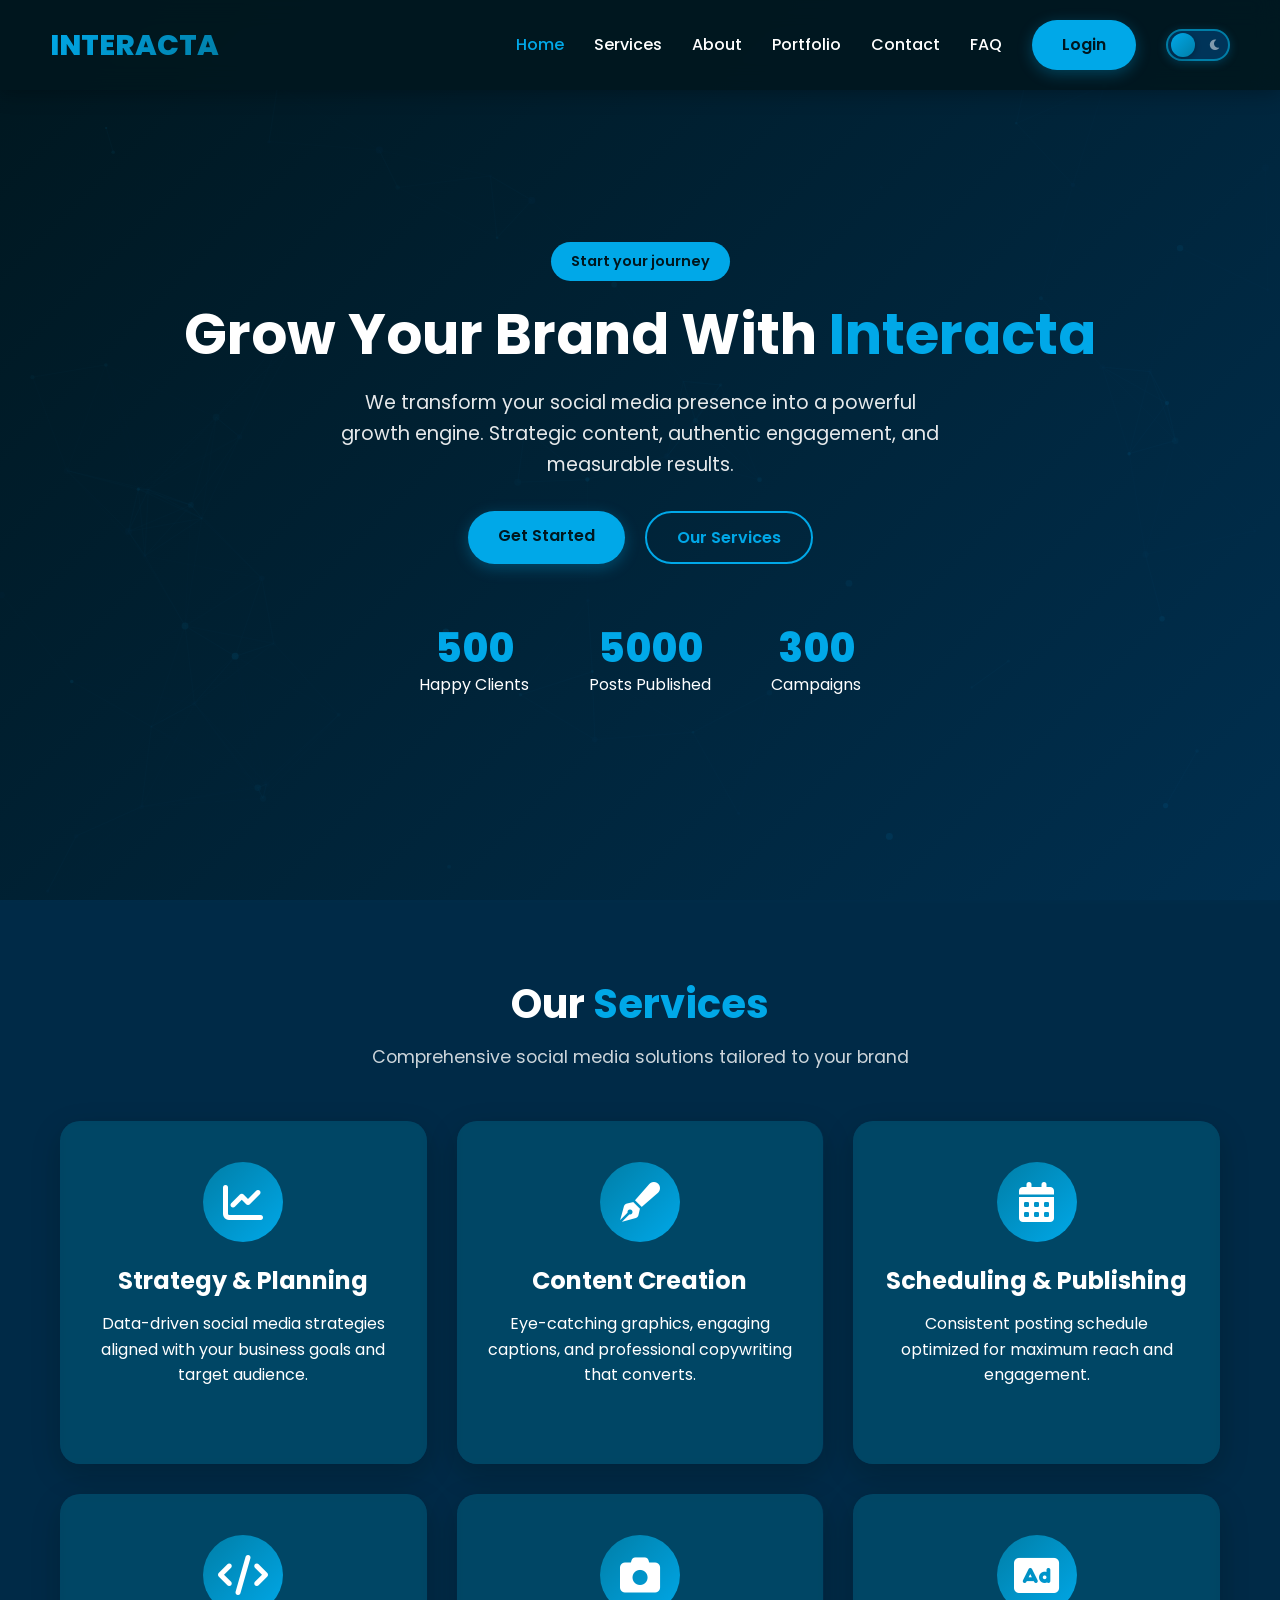
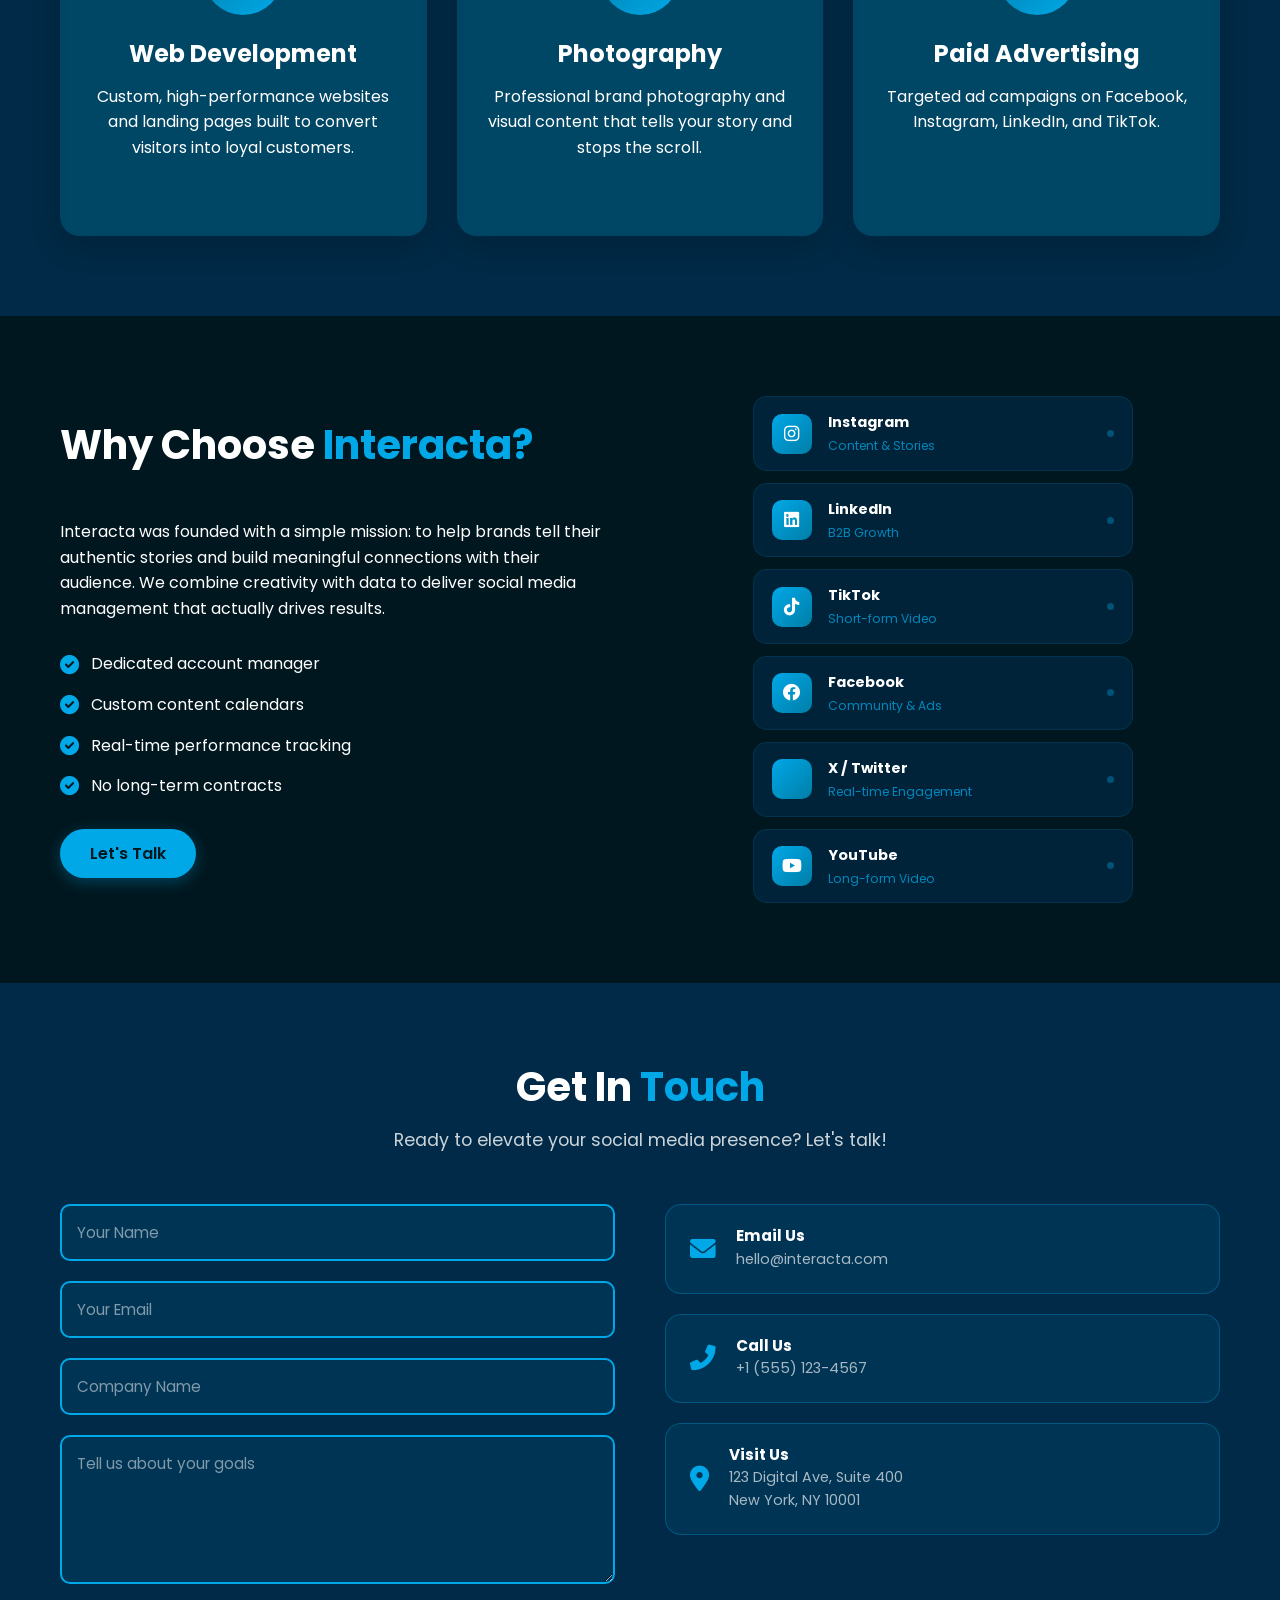
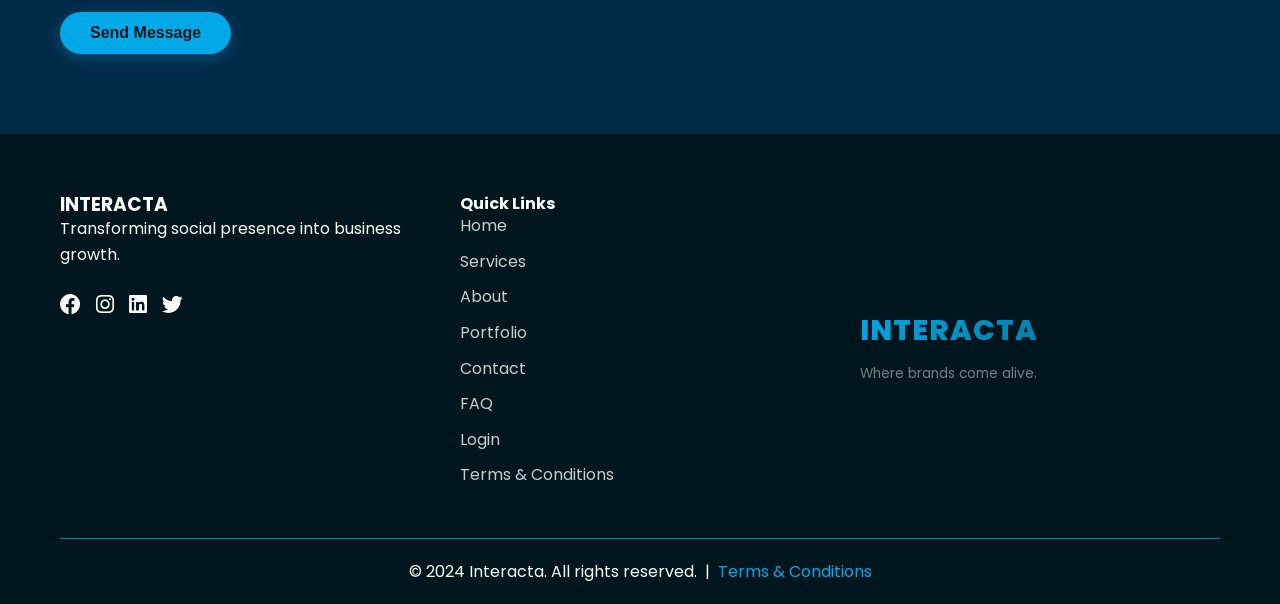
<file: index.html>
<!DOCTYPE html>
<html lang="en">
<head>
    <meta charset="UTF-8">
    <meta name="viewport" content="width=device-width, initial-scale=1.0">
    <meta name="description" content="Interacta - Professional social media management services to grow your brand online">
    <title>Interacta | Social Media Management</title>
    
    <link rel="stylesheet" href="css/style.css">
    <link rel="stylesheet" href="css/responsive.css">
    
    <!-- Font Awesome Icons -->
    <link rel="stylesheet" href="https://cdnjs.cloudflare.com/ajax/libs/font-awesome/6.0.0-beta3/css/all.min.css">
    
    <!-- Google Fonts -->
    <link href="https://fonts.googleapis.com/css2?family=Poppins:wght@300;400;500;600;700;800&display=swap" rel="stylesheet">
</head>
<body>
 
    <!-- Animated Background Canvas -->
    <canvas id="bgCanvas"></canvas>
 
    <!-- Header / Navigation -->
    <header class="header">
        <nav class="navbar">
            <div class="logo">
                <h1>INTERACTA</h1>
            </div>
            <ul class="nav-menu">
                <li><a href="#home" class="nav-link active">Home</a></li>
                <li><a href="#services" class="nav-link">Services</a></li>
                <li><a href="#about" class="nav-link">About</a></li>
                <li><a href="Portfolio.html" class="nav-link">Portfolio</a></li>
                <li><a href="#contact" class="nav-link">Contact</a></li>
                <li><a href="faq.html" class="nav-link">FAQ</a></li>
                <li><a href="login.html" class="btn btn-primary nav-btn">Login</a></li>
                <li>
                    <!-- NEW THEME TOGGLE PILL -->
                    <div class="theme-toggle-wrap" id="themeToggle" title="Toggle light/dark mode">
                        <div class="toggle-track">
                            <span class="toggle-icon toggle-sun"><i class="fas fa-sun"></i></span>
                            <span class="toggle-icon toggle-moon"><i class="fas fa-moon"></i></span>
                            <div class="toggle-thumb"></div>
                        </div>
                    </div>
                </li>
            </ul>
            <div class="hamburger">
                <span class="bar"></span>
                <span class="bar"></span>
                <span class="bar"></span>
            </div>
        </nav>
    </header>
 
    <!-- Hero Section -->
    <section id="home" class="hero">
        <div class="hero-container">
            <div class="hero-content">
                <span class="hero-badge">Start your journey</span>
                <h1>Grow Your Brand With <span class="highlight">Interacta</span></h1>
                <p>We transform your social media presence into a powerful growth engine. Strategic content, authentic engagement, and measurable results.</p>
                <div class="hero-buttons">
                    <a href="#contact" class="btn btn-primary">Get Started</a>
                    <a href="#services" class="btn btn-outline">Our Services</a>
                </div>
            </div>
            <div class="hero-stats">
                <div class="stat-card">
                    <h3 class="counter" data-target="500">0</h3>
                    <p>Happy Clients</p>
                </div>
                <div class="stat-card">
                    <h3 class="counter" data-target="5000">0</h3>
                    <p>Posts Published</p>
                </div>
                <div class="stat-card">
                    <h3 class="counter" data-target="300">0</h3>
                    <p>Campaigns</p>
                </div>
            </div>
        </div>
    </section>
 
    <!-- Services Section -->
    <section id="services" class="services">
        <div class="container">
            <div class="section-header">
                <h2>Our <span class="highlight">Services</span></h2>
                <p>Comprehensive social media solutions tailored to your brand</p>
            </div>
            <div class="services-grid">
                <a href="Portfolio.html?filter=social" class="service-card service-card-link">
                    <div class="service-icon"><i class="fas fa-chart-line"></i></div>
                    <h3>Strategy & Planning</h3>
                    <p>Data-driven social media strategies aligned with your business goals and target audience.</p>
                    <span class="service-card-cta">See in Portfolio <i class="fas fa-arrow-right"></i></span>
                </a>
                <a href="Portfolio.html?filter=content" class="service-card service-card-link">
                    <div class="service-icon"><i class="fas fa-pen-fancy"></i></div>
                    <h3>Content Creation</h3>
                    <p>Eye-catching graphics, engaging captions, and professional copywriting that converts.</p>
                    <span class="service-card-cta">See in Portfolio <i class="fas fa-arrow-right"></i></span>
                </a>
                <a href="Portfolio.html?filter=social" class="service-card service-card-link">
                    <div class="service-icon"><i class="fas fa-calendar-alt"></i></div>
                    <h3>Scheduling & Publishing</h3>
                    <p>Consistent posting schedule optimized for maximum reach and engagement.</p>
                    <span class="service-card-cta">See in Portfolio <i class="fas fa-arrow-right"></i></span>
                </a>
                <a href="Portfolio.html?filter=web" class="service-card service-card-link">
                    <div class="service-icon"><i class="fas fa-code"></i></div>
                    <h3>Web Development</h3>
                    <p>Custom, high-performance websites and landing pages built to convert visitors into loyal customers.</p>
                    <span class="service-card-cta">See in Portfolio <i class="fas fa-arrow-right"></i></span>
                </a>
                <a href="Portfolio.html?filter=photos" class="service-card service-card-link">
                    <div class="service-icon"><i class="fas fa-camera"></i></div>
                    <h3>Photography</h3>
                    <p>Professional brand photography and visual content that tells your story and stops the scroll.</p>
                    <span class="service-card-cta">See in Portfolio <i class="fas fa-arrow-right"></i></span>
                </a>
                <a href="Portfolio.html?filter=ads" class="service-card service-card-link">
                    <div class="service-icon"><i class="fas fa-ad"></i></div>
                    <h3>Paid Advertising</h3>
                    <p>Targeted ad campaigns on Facebook, Instagram, LinkedIn, and TikTok.</p>
                    <span class="service-card-cta">See in Portfolio <i class="fas fa-arrow-right"></i></span>
                </a>
            </div>
 
            <style>
                /* Make the grid collapse properly on all screen sizes */
                .services-grid {
                    grid-template-columns: repeat(auto-fit, minmax(280px, 1fr));
                }
 
                .service-card-link {
                    text-decoration: none;
                    color: inherit;
                    display: flex;
                    flex-direction: column;
                    cursor: pointer;
                    position: relative;
                    /* Prevent border flash on mobile tap */
                    -webkit-tap-highlight-color: transparent;
                    border: 1px solid transparent;
                    transition: transform 0.3s ease, border-color 0.3s ease, box-shadow 0.3s ease;
                }
 
                /* Desktop hover */
                @media (hover: hover) {
                    .service-card-link:hover {
                        transform: translateY(-6px);
                        border-color: rgba(0,168,232,0.5);
                        box-shadow: 0 16px 40px rgba(0,168,232,0.18);
                    }
                    .service-card-link:hover .service-card-cta {
                        opacity: 1;
                        transform: translateY(0);
                    }
                    .service-card-link:hover .service-card-cta i {
                        transform: translateX(3px);
                    }
                }
 
                /* Mobile tap feedback */
                @media (hover: none) {
                    .service-card-link:active {
                        transform: scale(0.97);
                        border-color: rgba(0,168,232,0.45);
                        box-shadow: 0 8px 24px rgba(0,168,232,0.2);
                    }
                    /* Always show the CTA on touch devices */
                    .service-card-cta {
                        opacity: 1 !important;
                        transform: translateY(0) !important;
                    }
                }
 
                .service-card-cta {
                    display: inline-flex;
                    align-items: center;
                    gap: 6px;
                    margin-top: auto;
                    padding-top: 14px;
                    font-size: 0.82rem;
                    font-weight: 600;
                    color: #00A8E8;
                    opacity: 0;
                    transform: translateY(4px);
                    transition: opacity 0.25s ease, transform 0.25s ease;
                    justify-content: center;
                }
                .service-card-cta i {
                    font-size: 0.75rem;
                    transition: transform 0.2s ease;
                }
 
                /* Single column on small phones */
                @media (max-width: 480px) {
                    .services-grid {
                        grid-template-columns: 1fr;
                    }
                    .service-card-cta {
                        opacity: 1;
                        transform: translateY(0);
                    }
                }
            </style>
        </div>
    </section>
 
    <!-- About Section -->
    <section id="about" class="about">
        <div class="container">
            <div class="about-wrapper">
                <div class="about-content">
                    <div class="section-header left-align">
                        <h2>Why Choose <span class="highlight">Interacta?</span></h2>
                    </div>
                    <p>Interacta was founded with a simple mission: to help brands tell their authentic stories and build meaningful connections with their audience. We combine creativity with data to deliver social media management that actually drives results.</p>
                    <div class="features-list">
                        <div class="feature"><i class="fas fa-check-circle"></i><span>Dedicated account manager</span></div>
                        <div class="feature"><i class="fas fa-check-circle"></i><span>Custom content calendars</span></div>
                        <div class="feature"><i class="fas fa-check-circle"></i><span>Real-time performance tracking</span></div>
                        <div class="feature"><i class="fas fa-check-circle"></i><span>No long-term contracts</span></div>
                    </div>
                    <a href="#contact" class="btn btn-primary">Let's Talk</a>
                </div>
                <div class="about-visual">
                    <div class="about-platforms">
                        <div class="ap-card">
                            <div class="ap-icon"><i class="fab fa-instagram"></i></div>
                            <div class="ap-info">
                                <span class="ap-name">Instagram</span>
                                <span class="ap-desc">Content & Stories</span>
                            </div>
                            <div class="ap-dot"></div>
                        </div>
                        <div class="ap-card">
                            <div class="ap-icon"><i class="fab fa-linkedin"></i></div>
                            <div class="ap-info">
                                <span class="ap-name">LinkedIn</span>
                                <span class="ap-desc">B2B Growth</span>
                            </div>
                            <div class="ap-dot"></div>
                        </div>
                        <div class="ap-card">
                            <div class="ap-icon"><i class="fab fa-tiktok"></i></div>
                            <div class="ap-info">
                                <span class="ap-name">TikTok</span>
                                <span class="ap-desc">Short-form Video</span>
                            </div>
                            <div class="ap-dot"></div>
                        </div>
                        <div class="ap-card">
                            <div class="ap-icon"><i class="fab fa-facebook"></i></div>
                            <div class="ap-info">
                                <span class="ap-name">Facebook</span>
                                <span class="ap-desc">Community & Ads</span>
                            </div>
                            <div class="ap-dot"></div>
                        </div>
                        <div class="ap-card">
                            <div class="ap-icon"><i class="fab fa-x-twitter"></i></div>
                            <div class="ap-info">
                                <span class="ap-name">X / Twitter</span>
                                <span class="ap-desc">Real-time Engagement</span>
                            </div>
                            <div class="ap-dot"></div>
                        </div>
                        <div class="ap-card">
                            <div class="ap-icon"><i class="fab fa-youtube"></i></div>
                            <div class="ap-info">
                                <span class="ap-name">YouTube</span>
                                <span class="ap-desc">Long-form Video</span>
                            </div>
                            <div class="ap-dot"></div>
                        </div>
                    </div>
                </div>
            </div>
        </div>
    </section>
 
 
    <!-- Contact Section -->
    <section id="contact" class="contact">
        <div class="container">
            <div class="section-header">
                <h2>Get In <span class="highlight">Touch</span></h2>
                <p>Ready to elevate your social media presence? Let's talk!</p>
            </div>
            <div class="contact-wrapper">
                <div class="contact-form">
                    <form id="contactForm">
                        <div class="form-group">
                            <input type="text" id="name" placeholder="Your Name" required>
                        </div>
                        <div class="form-group">
                            <input type="email" id="email" placeholder="Your Email" required>
                        </div>
                        <div class="form-group">
                            <input type="text" id="company" placeholder="Company Name">
                        </div>
                        <div class="form-group">
                            <textarea id="message" rows="5" placeholder="Tell us about your goals" required></textarea>
                        </div>
                        <button type="submit" class="btn btn-primary">Send Message</button>
                        <div id="formMessage" class="form-message"></div>
                    </form>
                </div>
                <div class="contact-info">
                    <div class="info-item">
                        <i class="fas fa-envelope"></i>
                        <div><h4>Email Us</h4><p>hello@interacta.com</p></div>
                    </div>
                    <div class="info-item">
                        <i class="fas fa-phone-alt"></i>
                        <div><h4>Call Us</h4><p>+1 (555) 123-4567</p></div>
                    </div>
                    <div class="info-item">
                        <i class="fas fa-map-marker-alt"></i>
                        <div><h4>Visit Us</h4><p>123 Digital Ave, Suite 400<br>New York, NY 10001</p></div>
                    </div>
                </div>
            </div>
        </div>
    </section>
 
    <!-- Footer -->
    <footer class="footer">
        <div class="container">
            <div class="footer-content">
                <div class="footer-section">
                    <h3>INTERACTA</h3>
                    <p>Transforming social presence into business growth.</p>
                    <div class="social-links">
                        <a href="#"><i class="fab fa-facebook"></i></a>
                        <a href="#"><i class="fab fa-instagram"></i></a>
                        <a href="#"><i class="fab fa-linkedin"></i></a>
                        <a href="#"><i class="fab fa-twitter"></i></a>
                    </div>
                </div>
                <div class="footer-section">
                    <h4>Quick Links</h4>
                    <ul>
                        <li><a href="#home">Home</a></li>
                        <li><a href="#services">Services</a></li>
                        <li><a href="#about">About</a></li>
                        <li><a href="portfolio.html">Portfolio</a></li>
                        <li><a href="#contact">Contact</a></li>
                        <li><a href="faq.html">FAQ</a></li>
                        <li><a href="login.html">Login</a></li>
                        <li><a href="terms.html">Terms & Conditions</a></li>
                    </ul>
                </div>
                <div class="footer-section footer-logo-section">
                    <div class="footer-brand-logo">INTERACTA</div>
                    <p class="footer-logo-tag">Where brands come alive.</p>
                </div>
            </div>
            <div class="footer-bottom">
                <p>&copy; 2024 Interacta. All rights reserved. &nbsp;|&nbsp; <a href="terms.html" style="color:#00A8E8;text-decoration:none;">Terms & Conditions</a></p>
            </div>
        </div>
    </footer>
 
    <script src="js/main.js"></script>
    <script src="js/animations.js"></script>
    <script src="js/background.js"></script>
</body>
</html>
</file>
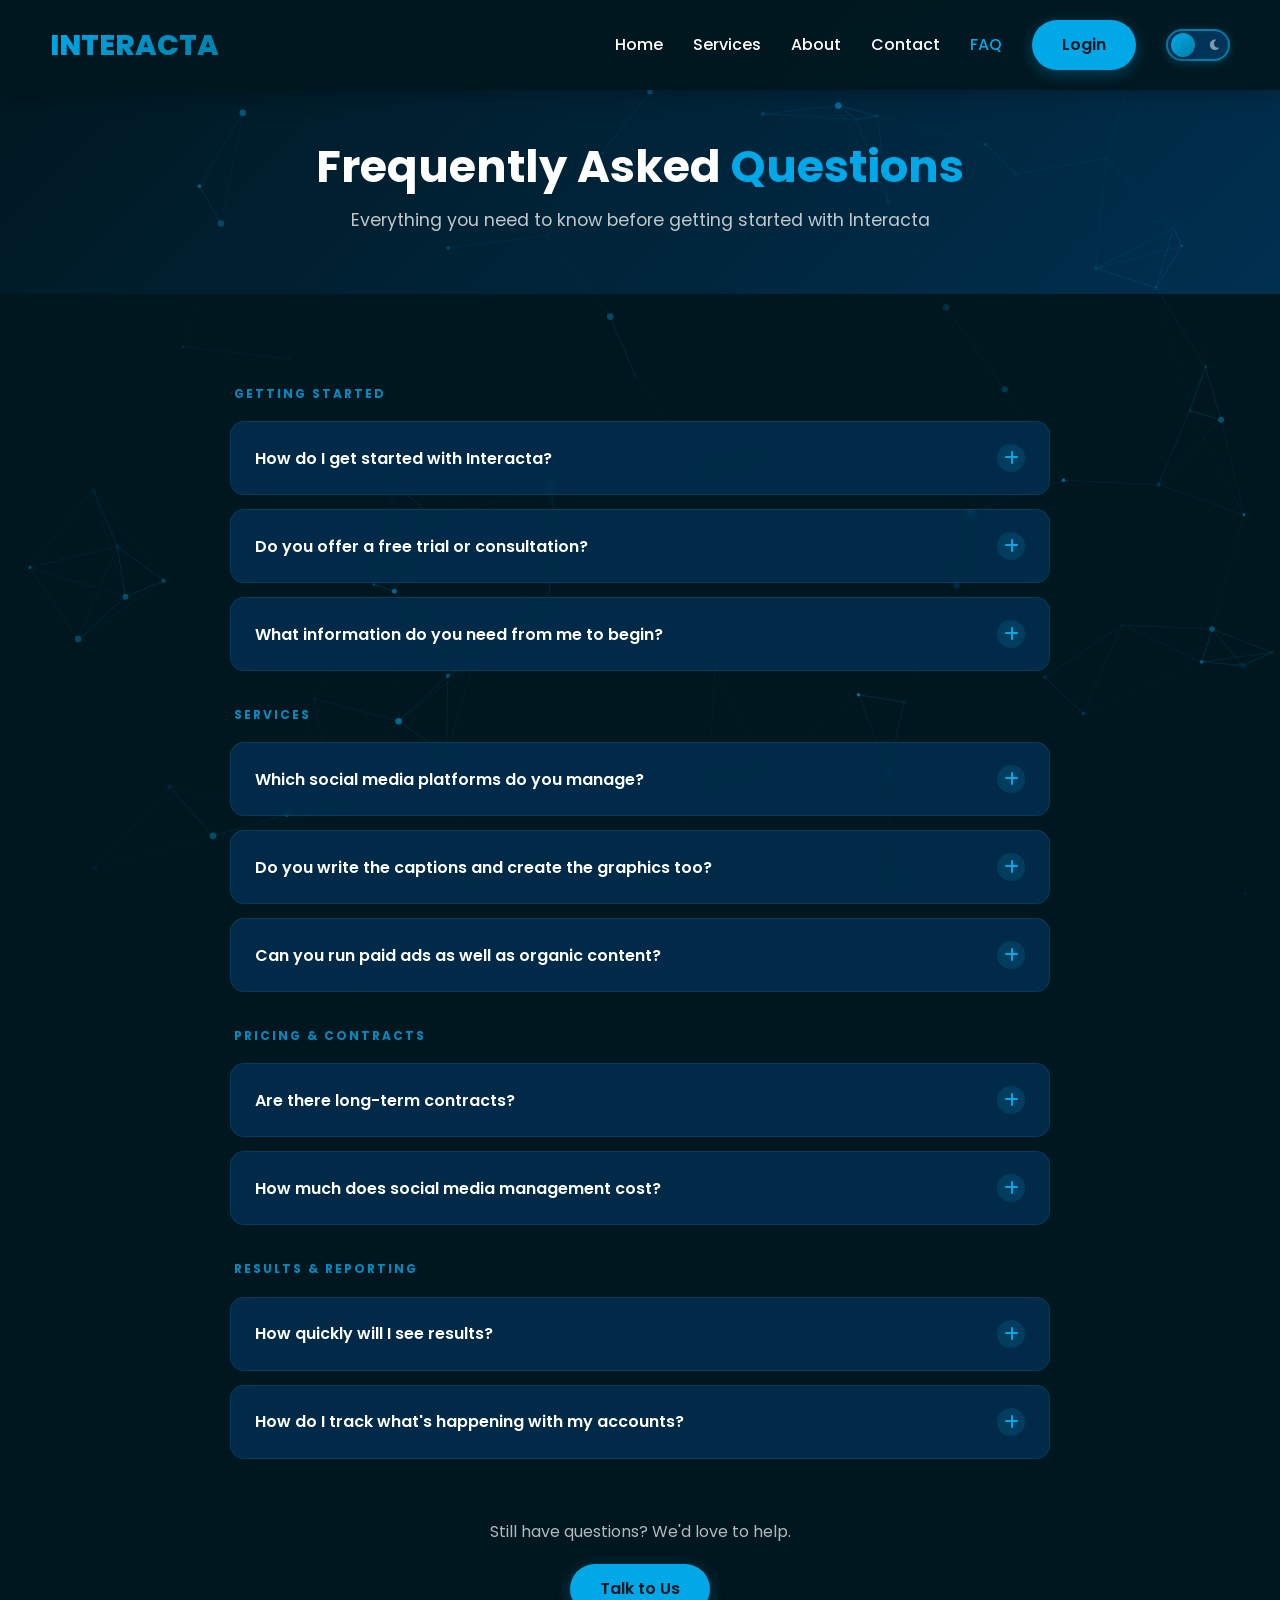
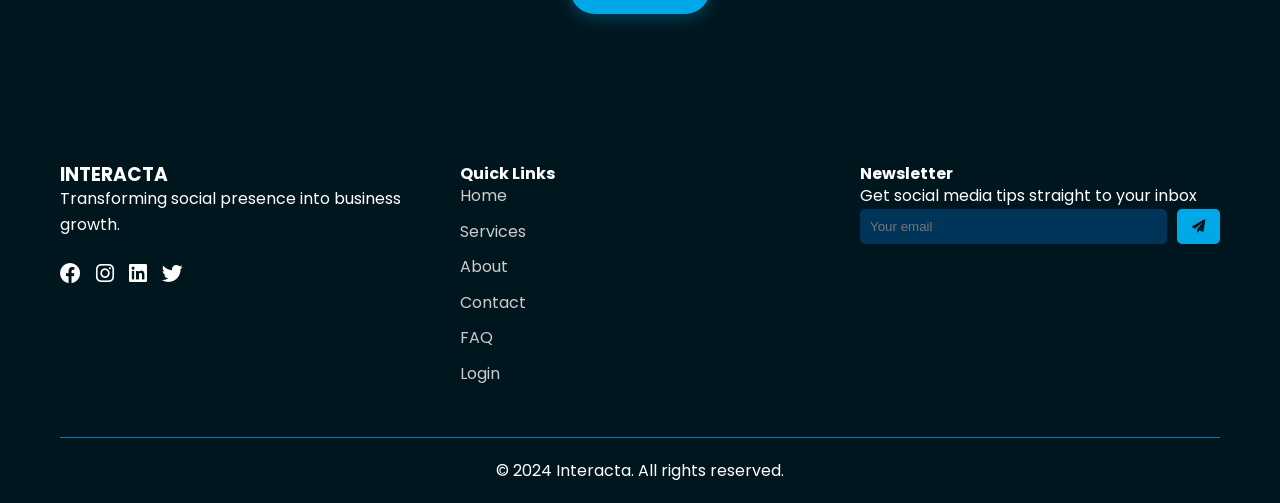
<file: faq.html>
<!DOCTYPE html>
<html lang="en">
<head>
    <meta charset="UTF-8">
    <meta name="viewport" content="width=device-width, initial-scale=1.0">
    <title>FAQ | Interacta</title>
    <link rel="stylesheet" href="css/style.css">
    <link rel="stylesheet" href="css/responsive.css">
    <link rel="stylesheet" href="https://cdnjs.cloudflare.com/ajax/libs/font-awesome/6.0.0-beta3/css/all.min.css">
    <link href="https://fonts.googleapis.com/css2?family=Poppins:wght@300;400;500;600;700;800&display=swap" rel="stylesheet">
</head>
<body>

    <canvas id="bgCanvas"></canvas>

    <header class="header">
        <nav class="navbar">
            <div class="logo"><h1>INTERACTA</h1></div>
            <ul class="nav-menu">
                <li><a href="index.html" class="nav-link">Home</a></li>
                <li><a href="index.html#services" class="nav-link">Services</a></li>
                <li><a href="index.html#about" class="nav-link">About</a></li>
                <li><a href="index.html#contact" class="nav-link">Contact</a></li>
                <li><a href="faq.html" class="nav-link active">FAQ</a></li>
                <li><a href="login.html" class="btn btn-primary nav-btn">Login</a></li>
                <li>
                    <div class="theme-toggle-wrap" id="themeToggle" title="Toggle light/dark mode">
                        <div class="toggle-track">
                            <span class="toggle-icon toggle-sun"><i class="fas fa-sun"></i></span>
                            <span class="toggle-icon toggle-moon"><i class="fas fa-moon"></i></span>
                            <div class="toggle-thumb"></div>
                        </div>
                    </div>
                </li>
            </ul>
            <div class="hamburger">
                <span class="bar"></span><span class="bar"></span><span class="bar"></span>
            </div>
        </nav>
    </header>

    <div class="page-hero">
        <div class="container">
            <h1>Frequently Asked <span class="highlight">Questions</span></h1>
            <p>Everything you need to know before getting started with Interacta</p>
        </div>
    </div>

    <section class="faq-section">
        <div class="container">
            <div class="faq-grid">

                <p class="faq-cat">Getting Started</p>

                <div class="faq-item">
                    <button class="faq-question">How do I get started with Interacta?
                        <span class="faq-icon"><i class="fas fa-plus"></i></span>
                    </button>
                    <div class="faq-answer">Getting started is simple. Fill out our contact form or email hello@interacta.com. We'll schedule a free 30-minute discovery call to understand your brand and goals, then propose a tailored plan within 48 hours.</div>
                </div>

                <div class="faq-item">
                    <button class="faq-question">Do you offer a free trial or consultation?
                        <span class="faq-icon"><i class="fas fa-plus"></i></span>
                    </button>
                    <div class="faq-answer">Yes — we offer a free 30-minute strategy consultation for all new clients. We'll audit your current social presence and share specific, actionable ideas at no cost. No strings attached.</div>
                </div>

                <div class="faq-item">
                    <button class="faq-question">What information do you need from me to begin?
                        <span class="faq-icon"><i class="fas fa-plus"></i></span>
                    </button>
                    <div class="faq-answer">We'll need access to your social accounts (via a secure admin role, never your password), your brand assets, a brief about your target audience and competitors, and your main business goals. We make onboarding as smooth as possible with a guided checklist.</div>
                </div>

                <p class="faq-cat">Services</p>

                <div class="faq-item">
                    <button class="faq-question">Which social media platforms do you manage?
                        <span class="faq-icon"><i class="fas fa-plus"></i></span>
                    </button>
                    <div class="faq-answer">We manage Instagram, Facebook, LinkedIn, TikTok, X (Twitter), Pinterest, and YouTube. Most clients start with 2–3 platforms and expand over time. We'll recommend the right ones based on where your audience actually spends time.</div>
                </div>

                <div class="faq-item">
                    <button class="faq-question">Do you write the captions and create the graphics too?
                        <span class="faq-icon"><i class="fas fa-plus"></i></span>
                    </button>
                    <div class="faq-answer">Yes, completely. Our team handles copywriting, graphic design, short-form video editing, hashtag research, and scheduling. You review and approve a monthly content calendar before anything goes live, so you always control your brand voice.</div>
                </div>

                <div class="faq-item">
                    <button class="faq-question">Can you run paid ads as well as organic content?
                        <span class="faq-icon"><i class="fas fa-plus"></i></span>
                    </button>
                    <div class="faq-answer">Absolutely. We offer full paid social advertising management across Facebook, Instagram, LinkedIn, and TikTok Ads. Ad spend is separate from our management fee and we provide detailed ROI reporting every month.</div>
                </div>

                <p class="faq-cat">Pricing & Contracts</p>

                <div class="faq-item">
                    <button class="faq-question">Are there long-term contracts?
                        <span class="faq-icon"><i class="fas fa-plus"></i></span>
                    </button>
                    <div class="faq-answer">No. We operate on a rolling monthly basis with 30 days' notice to cancel. We believe in earning your business every month through results, not locking you in. Most clients stay for years — because it works, not because they have to.</div>
                </div>

                <div class="faq-item">
                    <button class="faq-question">How much does social media management cost?
                        <span class="faq-icon"><i class="fas fa-plus"></i></span>
                    </button>
                    <div class="faq-answer">Pricing depends on platforms, posting frequency, and whether you need paid ads management. Packages start from $499/month for a single platform. Contact us for a custom quote — we'll only recommend what you actually need.</div>
                </div>

                <p class="faq-cat">Results & Reporting</p>

                <div class="faq-item">
                    <button class="faq-question">How quickly will I see results?
                        <span class="faq-icon"><i class="fas fa-plus"></i></span>
                    </button>
                    <div class="faq-answer">Organic social media is a long-term investment. Most clients see measurable improvements in engagement within 60–90 days. Follower growth and lead generation typically become significant by month 3–6. Paid campaigns can drive results much faster.</div>
                </div>

                <div class="faq-item">
                    <button class="faq-question">How do I track what's happening with my accounts?
                        <span class="faq-icon"><i class="fas fa-plus"></i></span>
                    </button>
                    <div class="faq-answer">You'll receive a detailed monthly report covering reach, impressions, engagement rate, follower growth, and top-performing content. You also have access to a live dashboard any time, and your dedicated account manager is always just a message away.</div>
                </div>

            </div>

            <div style="text-align:center;margin-top:60px;">
                <p style="opacity:0.7;margin-bottom:20px;">Still have questions? We'd love to help.</p>
                <a href="index.html#contact" class="btn btn-primary">Talk to Us</a>
            </div>
        </div>
    </section>

    <footer class="footer">
        <div class="container">
            <div class="footer-content">
                <div class="footer-section">
                    <h3>INTERACTA</h3>
                    <p>Transforming social presence into business growth.</p>
                    <div class="social-links">
                        <a href="#"><i class="fab fa-facebook"></i></a>
                        <a href="#"><i class="fab fa-instagram"></i></a>
                        <a href="#"><i class="fab fa-linkedin"></i></a>
                        <a href="#"><i class="fab fa-twitter"></i></a>
                    </div>
                </div>
                <div class="footer-section">
                    <h4>Quick Links</h4>
                    <ul>
                        <li><a href="index.html">Home</a></li>
                        <li><a href="index.html#services">Services</a></li>
                        <li><a href="index.html#about">About</a></li>
                        <li><a href="index.html#contact">Contact</a></li>
                        <li><a href="faq.html">FAQ</a></li>
                        <li><a href="login.html">Login</a></li>
                    </ul>
                </div>
                <div class="footer-section">
                    <h4>Newsletter</h4>
                    <p>Get social media tips straight to your inbox</p>
                    <form id="newsletterForm">
                        <input type="email" placeholder="Your email" required>
                        <button type="submit"><i class="fas fa-paper-plane"></i></button>
                    </form>
                </div>
            </div>
            <div class="footer-bottom">
                <p>&copy; 2024 Interacta. All rights reserved.</p>
            </div>
        </div>
    </footer>

    <script src="js/main.js"></script>
    <script src="js/animations.js"></script>
    <script src="js/background.js"></script>
    <script>
        // FAQ accordion
        document.querySelectorAll('.faq-question').forEach(btn => {
            btn.addEventListener('click', () => {
                const item = btn.closest('.faq-item');
                const isOpen = item.classList.contains('open');
                document.querySelectorAll('.faq-item.open').forEach(i => i.classList.remove('open'));
                if (!isOpen) item.classList.add('open');
            });
        });
        // Style category labels
        document.querySelectorAll('.faq-cat').forEach(el => {
            el.style.cssText = 'font-size:.75rem;font-weight:700;letter-spacing:2px;text-transform:uppercase;color:#00A8E8;opacity:.8;margin:20px 0 4px;padding-left:4px;';
        });
    </script>
</body>
</html>
</file>
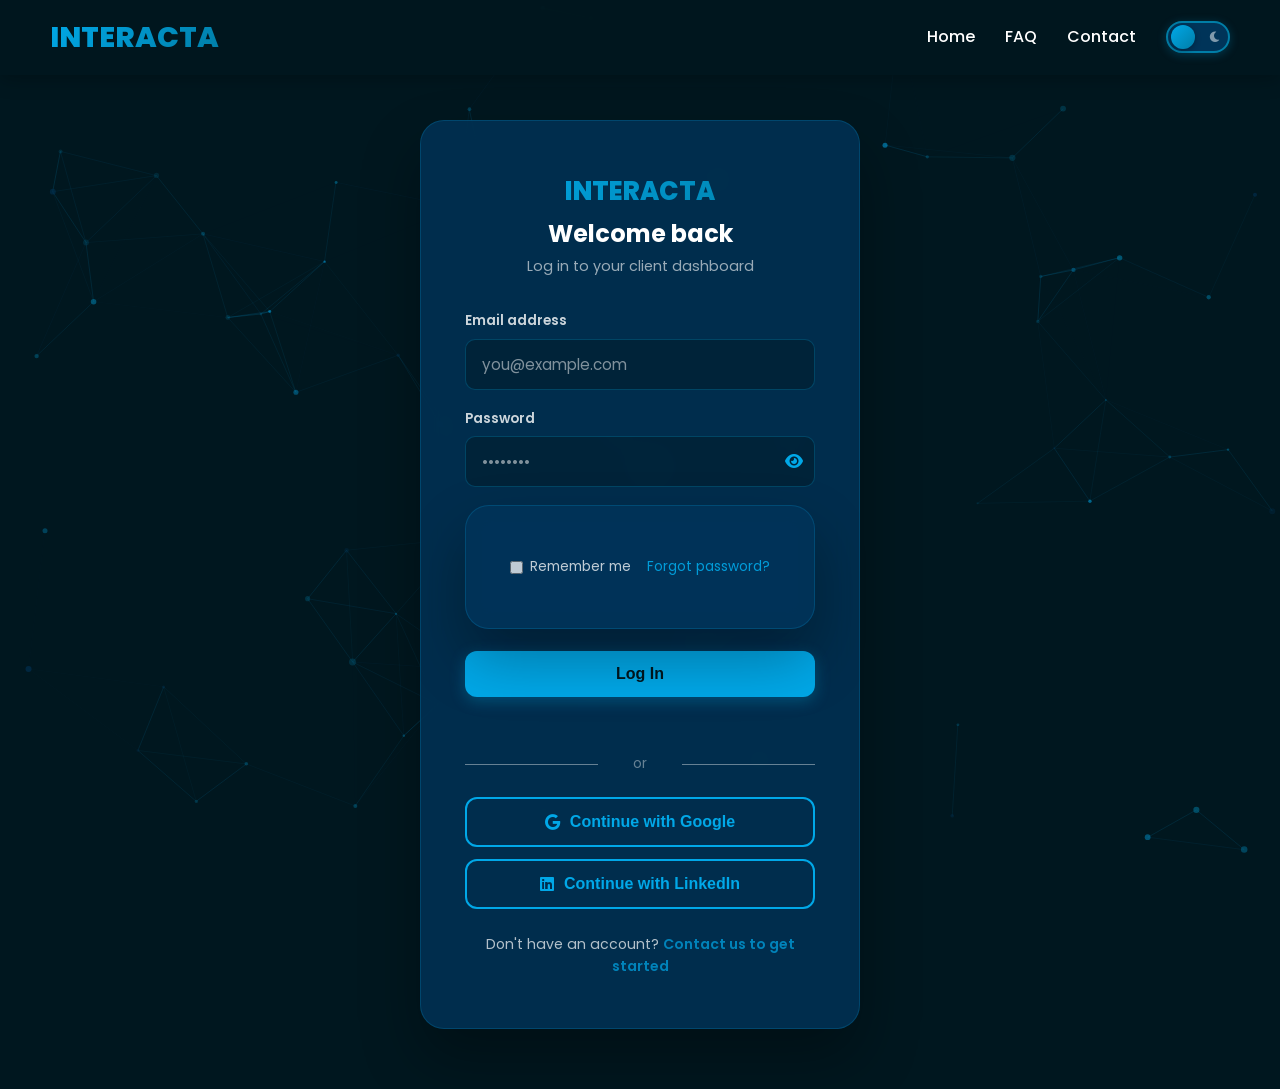
<file: login.html>
<!DOCTYPE html>
<html lang="en">
<head>
    <meta charset="UTF-8">
    <meta name="viewport" content="width=device-width, initial-scale=1.0">
    <title>Login | Interacta</title>
    <link rel="stylesheet" href="css/style.css">
    <link rel="stylesheet" href="css/responsive.css">
    <link rel="stylesheet" href="https://cdnjs.cloudflare.com/ajax/libs/font-awesome/6.0.0-beta3/css/all.min.css">
    <link href="https://fonts.googleapis.com/css2?family=Poppins:wght@300;400;500;600;700;800&display=swap" rel="stylesheet">
</head>
<body>

    <canvas id="bgCanvas"></canvas>

    <header class="header">
        <nav class="navbar">
            <div class="logo"><a href="index.html" style="text-decoration:none;"><h1>INTERACTA</h1></a></div>
            <ul class="nav-menu">
                <li><a href="index.html" class="nav-link">Home</a></li>
                <li><a href="faq.html" class="nav-link">FAQ</a></li>
                <li><a href="index.html#contact" class="nav-link">Contact</a></li>
                <li>
                    <div class="theme-toggle-wrap" id="themeToggle" title="Toggle light/dark mode">
                        <div class="toggle-track">
                            <span class="toggle-icon toggle-sun"><i class="fas fa-sun"></i></span>
                            <span class="toggle-icon toggle-moon"><i class="fas fa-moon"></i></span>
                            <div class="toggle-thumb"></div>
                        </div>
                    </div>
                </li>
            </ul>
            <div class="hamburger">
                <span class="bar"></span><span class="bar"></span><span class="bar"></span>
            </div>
        </nav>
    </header>

    <section class="auth-section">
        <div class="auth-card">
            <div class="auth-logo">INTERACTA</div>
            <h2>Welcome back</h2>
            <p class="auth-sub">Log in to your client dashboard</p>

            <div class="form-group">
                <label for="loginEmail">Email address</label>
                <input type="email" id="loginEmail" placeholder="you@example.com" autocomplete="email">
            </div>
            <div class="form-group">
                <label for="loginPassword">Password</label>
                <div style="position:relative;">
                    <input type="password" id="loginPassword" placeholder="••••••••" autocomplete="current-password" style="padding-right:44px;">
                    <button id="togglePw" type="button" style="position:absolute;right:12px;top:50%;transform:translateY(-50%);background:none;border:none;cursor:pointer;color:#00A8E8;font-size:1rem;">
                        <i class="fas fa-eye"></i>
                    </button>
                </div>
            </div>

            <div class="auth-card form-row">
                <label class="remember">
                    <input type="checkbox" id="remember"> Remember me
                </label>
                <a href="#" class="forgot">Forgot password?</a>
            </div>

            <button class="btn btn-primary btn-full" id="loginBtn">Log In</button>

            <div id="loginMsg" style="margin-top:14px;font-size:0.88rem;text-align:center;min-height:20px;"></div>

            <div class="auth-divider">or</div>

            <!-- Social login buttons -->
            <button class="btn btn-outline btn-full" style="margin-bottom:12px;display:flex;align-items:center;justify-content:center;gap:10px;" onclick="showMsg('Social login coming soon!')">
                <i class="fab fa-google" style="color:#00A8E8;"></i> Continue with Google
            </button>
            <button class="btn btn-outline btn-full" style="display:flex;align-items:center;justify-content:center;gap:10px;" onclick="showMsg('Social login coming soon!')">
                <i class="fab fa-linkedin" style="color:#00A8E8;"></i> Continue with LinkedIn
            </button>

            <div class="auth-footer">
                Don't have an account? <a href="index.html#contact">Contact us to get started</a>
            </div>
        </div>
    </section>

    <script src="js/main.js"></script>
    <script src="js/background.js"></script>
    <script>
        // Show/hide password
        document.getElementById('togglePw').addEventListener('click', function () {
            const input = document.getElementById('loginPassword');
            const icon  = this.querySelector('i');
            if (input.type === 'password') {
                input.type = 'text';
                icon.classList.replace('fa-eye', 'fa-eye-slash');
            } else {
                input.type = 'password';
                icon.classList.replace('fa-eye-slash', 'fa-eye');
            }
        });

        function showMsg(text, isError) {
            const el = document.getElementById('loginMsg');
            el.style.color = isError ? '#ff4757' : '#00A8E8';
            el.textContent = text;
            setTimeout(() => el.textContent = '', 4000);
        }

        document.getElementById('loginBtn').addEventListener('click', function () {
            const email = document.getElementById('loginEmail').value.trim();
            const pw    = document.getElementById('loginPassword').value;
            if (!email || !pw) {
                showMsg('Please enter your email and password.', true);
                return;
            }
            // Demo — replace with real auth
            this.textContent = 'Logging in…';
            this.disabled = true;
            setTimeout(() => {
                showMsg('✅ Logged in! Redirecting to dashboard…');
                setTimeout(() => {
                    // Replace with your real dashboard URL
                    window.location.href = 'index.html';
                }, 1500);
            }, 1200);
        });
    </script>
</body>
</html>
</file>
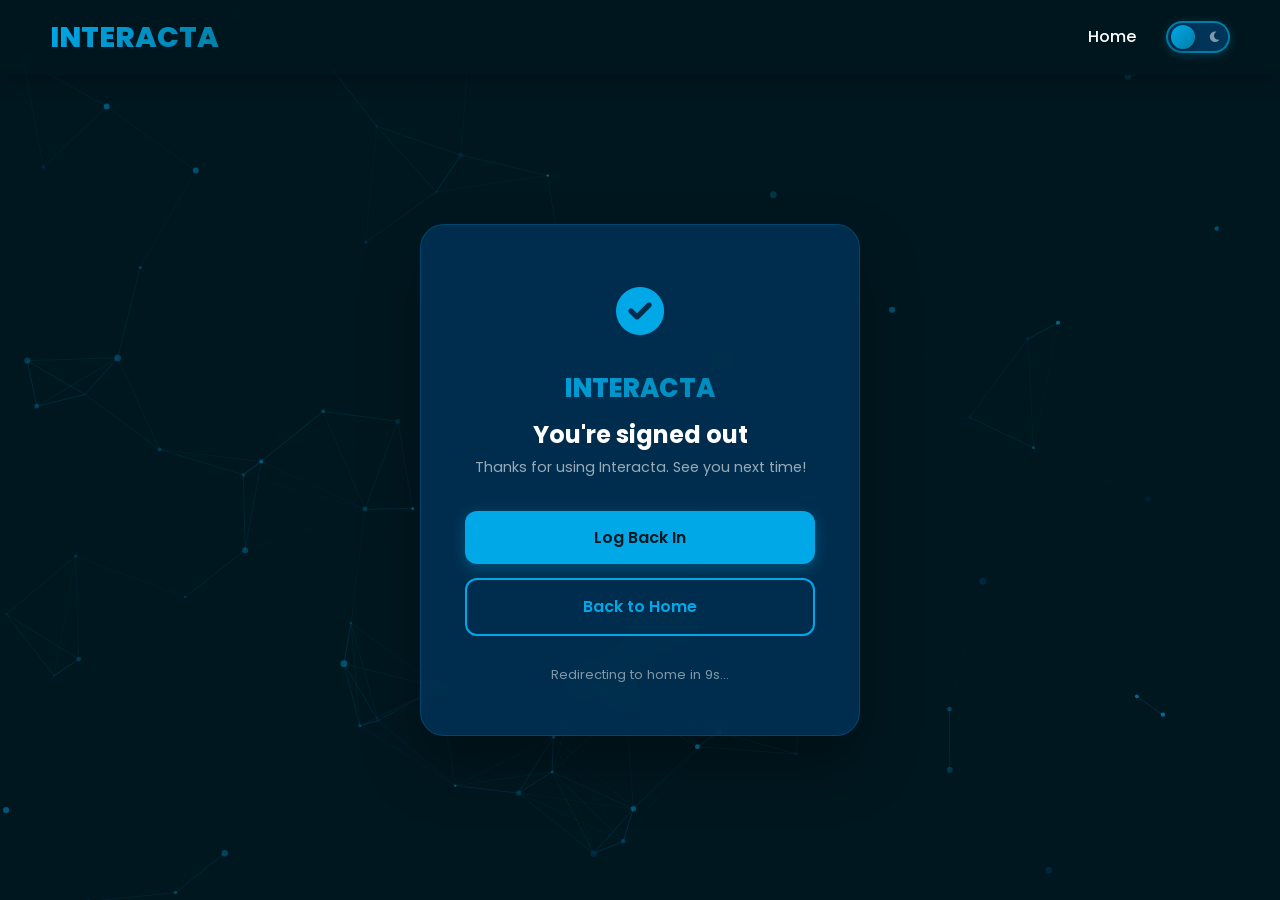
<file: logout.html>
<!DOCTYPE html>
<html lang="en">
<head>
    <meta charset="UTF-8">
    <meta name="viewport" content="width=device-width, initial-scale=1.0">
    <title>Logged Out | Interacta</title>
    <link rel="stylesheet" href="css/style.css">
    <link rel="stylesheet" href="https://cdnjs.cloudflare.com/ajax/libs/font-awesome/6.0.0-beta3/css/all.min.css">
    <link href="https://fonts.googleapis.com/css2?family=Poppins:wght@300;400;500;600;700;800&display=swap" rel="stylesheet">
</head>
<body>

    <canvas id="bgCanvas"></canvas>

    <header class="header">
        <nav class="navbar">
            <div class="logo"><a href="index.html" style="text-decoration:none;"><h1>INTERACTA</h1></a></div>
            <ul class="nav-menu">
                <li><a href="index.html" class="nav-link">Home</a></li>
                <li>
                    <div class="theme-toggle-wrap" id="themeToggle">
                        <div class="toggle-track">
                            <span class="toggle-icon toggle-sun"><i class="fas fa-sun"></i></span>
                            <span class="toggle-icon toggle-moon"><i class="fas fa-moon"></i></span>
                            <div class="toggle-thumb"></div>
                        </div>
                    </div>
                </li>
            </ul>
        </nav>
    </header>

    <section class="auth-section">
        <div class="auth-card" style="text-align:center;">
            <div class="logout-icon"><i class="fas fa-check-circle"></i></div>
            <div class="auth-logo">INTERACTA</div>
            <h2 style="margin-top:12px;">You're signed out</h2>
            <p class="auth-sub" style="margin-bottom:32px;">Thanks for using Interacta. See you next time!</p>

            <a href="login.html" class="btn btn-primary btn-full" style="display:block;margin-bottom:14px;">Log Back In</a>
            <a href="index.html" class="btn btn-outline btn-full" style="display:block;">Back to Home</a>

            <p style="margin-top:28px;font-size:0.82rem;opacity:0.5;" id="redirectNote">Redirecting to home in <span id="countdown">10</span>s…</p>
        </div>
    </section>

    <script src="js/main.js"></script>
    <script src="js/background.js"></script>
    <script>
        let t = 10;
        const cd = document.getElementById('countdown');
        const iv = setInterval(() => {
            t--;
            if (cd) cd.textContent = t;
            if (t <= 0) { clearInterval(iv); window.location.href = 'index.html'; }
        }, 1000);
    </script>
</body>
</html>
</file>
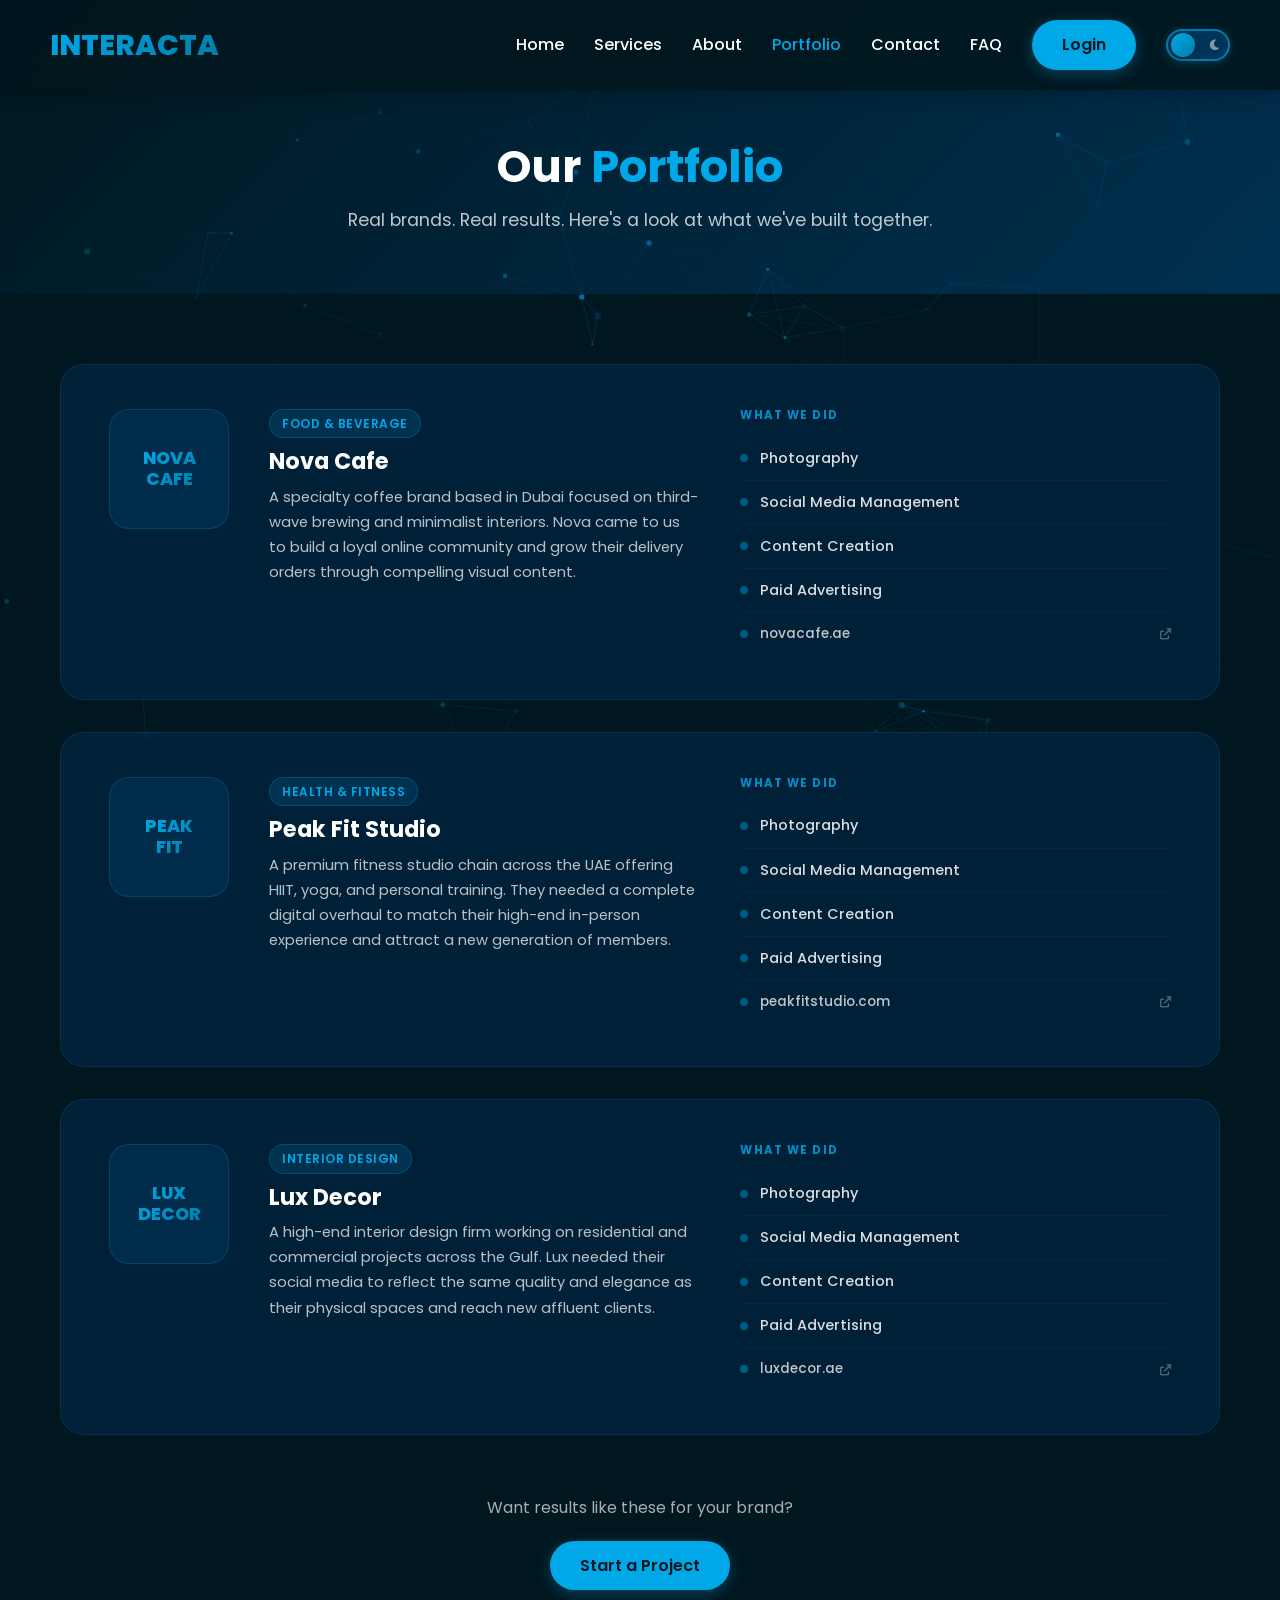
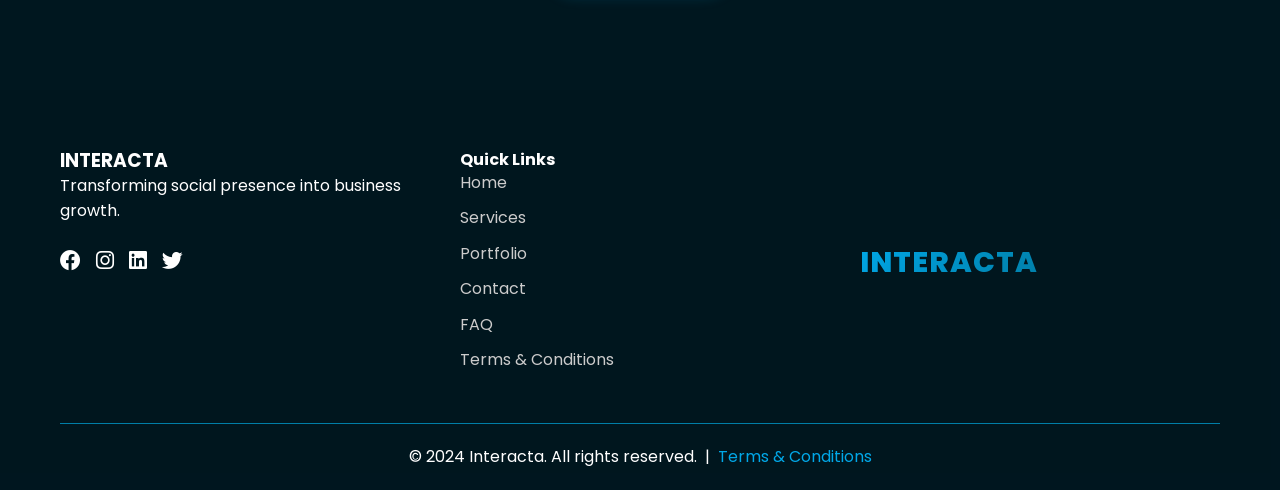
<file: Portfolio.html>
<!DOCTYPE html>
<html lang="en">
<head>
    <meta charset="UTF-8">
    <meta name="viewport" content="width=device-width, initial-scale=1.0">
    <title>Portfolio | Interacta</title>
    <link rel="stylesheet" href="css/style.css">
    <link rel="stylesheet" href="css/responsive.css">
    <link rel="stylesheet" href="https://cdnjs.cloudflare.com/ajax/libs/font-awesome/6.0.0-beta3/css/all.min.css">
    <link href="https://fonts.googleapis.com/css2?family=Poppins:wght@300;400;500;600;700;800&display=swap" rel="stylesheet">
    <style>
 
        .portfolio-section { padding: 70px 0 100px; }
 
        /* ---- Client Card ---- */
        .client-card {
            background: rgba(0,36,64,0.75);
            border: 1px solid rgba(0,168,232,0.15);
            border-radius: 24px;
            padding: 44px 48px;
            margin-bottom: 32px;
            backdrop-filter: blur(8px);
            transition: border-color 0.3s ease, box-shadow 0.3s ease;
        }
        body.light-mode .client-card {
            background: rgba(255,255,255,0.88);
            border-color: rgba(0,168,232,0.18);
            box-shadow: 0 6px 30px rgba(0,0,0,0.06);
        }
        .client-card:hover {
            border-color: rgba(0,168,232,0.4);
            box-shadow: 0 12px 40px rgba(0,168,232,0.1);
        }
 
        .client-top {
            display: grid;
            grid-template-columns: 120px 1fr 1fr;
            gap: 40px;
            align-items: start;
        }
 
        .client-logo-box {
            width: 120px; height: 120px;
            border-radius: 20px;
            background: rgba(0,52,89,0.6);
            border: 1px solid rgba(0,168,232,0.2);
            display: flex; align-items: center; justify-content: center;
            flex-shrink: 0; overflow: hidden;
        }
        body.light-mode .client-logo-box { background: #f0f7fc; border-color: rgba(0,168,232,0.25); }
        .client-logo-box img { width: 90px; height: 90px; object-fit: contain; }
 
        .client-logo-placeholder {
            display: flex; flex-direction: column;
            align-items: center; justify-content: center; gap: 6px;
        }
        .client-logo-placeholder span {
            font-family: 'Poppins', sans-serif;
            font-size: 1.1rem; font-weight: 800;
            background: linear-gradient(135deg,#00A8E8,#007EA7);
            -webkit-background-clip: text; background-clip: text;
            color: transparent; text-align: center; line-height: 1.2;
        }
 
        .client-info { display: flex; flex-direction: column; gap: 10px; }
        .client-name { font-size: 1.4rem; font-weight: 700; color: #FFFFFF; margin: 0; }
        body.light-mode .client-name { color: #00171F; }
 
        .client-industry {
            display: inline-block;
            background: rgba(0,168,232,0.12);
            border: 1px solid rgba(0,168,232,0.25);
            color: #00A8E8; font-size: 0.75rem; font-weight: 600;
            padding: 4px 12px; border-radius: 20px;
            letter-spacing: 0.5px; text-transform: uppercase; width: fit-content;
        }
        .client-desc { font-size: 0.92rem; line-height: 1.7; opacity: 0.72; margin: 0; }
 
        .client-services { display: flex; flex-direction: column; gap: 0; }
        .client-services h4 {
            font-size: 0.72rem; font-weight: 700; letter-spacing: 1.5px;
            text-transform: uppercase; color: #00A8E8; opacity: 0.8; margin: 0 0 14px;
        }
 
        .service-bullet {
            display: flex; align-items: center; gap: 12px;
            padding: 10px 0;
            border-bottom: 1px solid rgba(0,168,232,0.08);
            cursor: default;
            transition: padding-left 0.2s ease;
        }
        .service-bullet:last-child { border-bottom: none; }
        .service-bullet.clickable { cursor: pointer; }
        .service-bullet.clickable:hover { padding-left: 6px; }
        .service-bullet.clickable:hover .sb-label { color: #00A8E8; }
 
        .sb-dot {
            width: 8px; height: 8px; border-radius: 50%;
            background: #00A8E8; opacity: 0.45; flex-shrink: 0;
            transition: opacity 0.2s ease, transform 0.2s ease;
        }
        .service-bullet.clickable:hover .sb-dot { opacity: 1; transform: scale(1.3); }
 
        .sb-label {
            font-size: 0.9rem; font-weight: 500;
            color: #FFFFFF; opacity: 0.85; flex: 1;
            transition: color 0.2s ease;
        }
        body.light-mode .sb-label { color: #00171F; }
 
        /* Website link — white, no blue */
        .sb-url {
            font-size: 0.85rem; font-weight: 500;
            color: rgba(255,255,255,0.75);
            text-decoration: none; flex: 1;
            transition: color 0.2s ease, opacity 0.2s ease;
        }
        body.light-mode .sb-url { color: rgba(0,23,31,0.65); }
        .service-bullet:hover .sb-url { color: #FFFFFF; opacity: 1; }
        body.light-mode .service-bullet:hover .sb-url { color: #00171F; }
 
        .sb-icon {
            font-size: 0.8rem; color: #00A8E8;
            opacity: 0; transition: opacity 0.2s ease;
        }
        .service-bullet.clickable:hover .sb-icon { opacity: 1; }
 
        .sb-ext {
            font-size: 0.7rem; color: rgba(255,255,255,0.3);
            transition: color 0.2s ease;
        }
        .service-bullet:hover .sb-ext { color: rgba(255,255,255,0.7); }
        body.light-mode .sb-ext { color: rgba(0,23,31,0.3); }
        body.light-mode .service-bullet:hover .sb-ext { color: rgba(0,23,31,0.6); }
 
        /* ================================================
           LIGHTBOX / POPUP — shared styles
        ================================================ */
        .lightbox-overlay {
            position: fixed; inset: 0;
            background: rgba(0,10,20,0.88);
            backdrop-filter: blur(14px);
            -webkit-backdrop-filter: blur(14px);
            z-index: 9000;
            display: flex; align-items: center; justify-content: center;
            opacity: 0; pointer-events: none;
            transition: opacity 0.3s ease;
        }
        .lightbox-overlay.open { opacity: 1; pointer-events: all; }
 
        .lightbox-panel {
            background: rgba(0,28,44,0.97);
            border: 1px solid rgba(0,168,232,0.22);
            border-radius: 24px;
            padding: 36px;
            width: 92%;
            max-width: 880px;
            max-height: 90vh;
            overflow-y: auto;
            transform: translateY(20px) scale(0.97);
            transition: transform 0.3s ease;
            position: relative;
        }
        body.light-mode .lightbox-panel {
            background: rgba(255,255,255,0.97);
            border-color: rgba(0,168,232,0.28);
        }
        .lightbox-overlay.open .lightbox-panel { transform: translateY(0) scale(1); }
 
        .lightbox-header {
            display: flex; align-items: flex-start;
            justify-content: space-between; margin-bottom: 28px; gap: 16px;
        }
        .lightbox-title { font-size: 1.15rem; font-weight: 700; color: #FFFFFF; margin-bottom: 4px; }
        body.light-mode .lightbox-title { color: #00171F; }
        .lightbox-subtitle { font-size: 0.82rem; color: #00A8E8; opacity: 0.75; }
 
        .lightbox-close {
            width: 38px; height: 38px; border-radius: 50%;
            background: rgba(0,168,232,0.12);
            border: 1px solid rgba(0,168,232,0.25);
            color: #FFFFFF; font-size: 1rem; cursor: pointer;
            display: flex; align-items: center; justify-content: center;
            transition: background 0.2s, transform 0.2s; flex-shrink: 0;
        }
        body.light-mode .lightbox-close { color: #00171F; }
        .lightbox-close:hover { background: rgba(0,168,232,0.3); transform: rotate(90deg); }
 
        /* ---- Photo grid ---- */
        .photo-grid {
            display: grid;
            grid-template-columns: repeat(2,1fr);
            gap: 16px;
        }
        .photo-cell {
            border-radius: 14px; overflow: hidden;
            aspect-ratio: 4/3; position: relative;
            border: 1px solid rgba(0,168,232,0.12);
            transition: transform 0.25s, box-shadow 0.25s;
            cursor: zoom-in;
        }
        .photo-cell:hover { transform: scale(1.02); box-shadow: 0 8px 24px rgba(0,168,232,0.25); }
        .photo-cell img { width: 100%; height: 100%; object-fit: cover; display: block; }
        .photo-caption-bar {
            position: absolute; bottom: 0; left: 0; right: 0;
            padding: 8px 12px;
            background: linear-gradient(transparent, rgba(0,10,20,0.8));
            font-size: 0.73rem; color: #FFFFFF;
            font-family: 'Poppins',sans-serif;
            opacity: 0; transition: opacity 0.2s;
        }
        .photo-cell:hover .photo-caption-bar { opacity: 1; }
 
        /* ---- Social links grid ---- */
        .social-grid {
            display: grid;
            grid-template-columns: repeat(2,1fr);
            gap: 14px;
        }
        .social-link-card {
            display: flex; align-items: center; gap: 16px;
            padding: 18px 20px;
            background: rgba(0,52,89,0.5);
            border: 1px solid rgba(0,168,232,0.15);
            border-radius: 14px;
            text-decoration: none;
            transition: background 0.2s, border-color 0.2s, transform 0.2s;
        }
        body.light-mode .social-link-card {
            background: rgba(0,168,232,0.06);
            border-color: rgba(0,168,232,0.2);
        }
        .social-link-card:hover {
            background: rgba(0,168,232,0.15);
            border-color: rgba(0,168,232,0.45);
            transform: translateX(4px);
        }
        .slc-icon {
            width: 44px; height: 44px; border-radius: 12px;
            background: linear-gradient(135deg,#00A8E8,#007EA7);
            display: flex; align-items: center; justify-content: center;
            flex-shrink: 0;
        }
        .slc-icon i { font-size: 1.2rem; color: #FFFFFF; }
        .slc-info { display: flex; flex-direction: column; gap: 2px; }
        .slc-name { font-size: 0.9rem; font-weight: 700; color: #FFFFFF; }
        body.light-mode .slc-name { color: #00171F; }
        .slc-handle { font-size: 0.78rem; color: #00A8E8; opacity: 0.8; }
 
        /* ---- Content creation grid (reels + posts) ---- */
        .content-section-label {
            font-size: 0.7rem; font-weight: 700; letter-spacing: 1.5px;
            text-transform: uppercase; color: #00A8E8; opacity: 0.7;
            margin: 0 0 12px;
        }
        .content-section-label:not(:first-child) { margin-top: 24px; }
 
        .reels-grid {
            display: grid;
            grid-template-columns: repeat(2,1fr);
            gap: 14px;
            margin-bottom: 8px;
        }
        .reel-card {
            border-radius: 14px; overflow: hidden;
            aspect-ratio: 9/16;
            position: relative;
            border: 1px solid rgba(0,168,232,0.15);
            cursor: pointer;
            transition: transform 0.25s, box-shadow 0.25s;
            max-height: 260px;
        }
        .reel-card:hover { transform: scale(1.02); box-shadow: 0 8px 24px rgba(0,168,232,0.25); }
        .reel-card img { width: 100%; height: 100%; object-fit: cover; display: block; }
        .reel-overlay {
            position: absolute; inset: 0;
            background: rgba(0,10,20,0.35);
            display: flex; align-items: center; justify-content: center;
            transition: background 0.2s;
        }
        .reel-card:hover .reel-overlay { background: rgba(0,10,20,0.15); }
        .reel-play {
            width: 48px; height: 48px; border-radius: 50%;
            background: rgba(0,168,232,0.85);
            display: flex; align-items: center; justify-content: center;
        }
        .reel-play i { font-size: 1.1rem; color: #FFFFFF; margin-left: 3px; }
        .reel-label {
            position: absolute; bottom: 10px; left: 12px; right: 12px;
            font-size: 0.72rem; color: #FFFFFF;
            font-family: 'Poppins',sans-serif; font-weight: 600;
        }
 
        .posts-grid {
            display: grid;
            grid-template-columns: repeat(2,1fr);
            gap: 14px;
        }
        .post-card {
            border-radius: 14px; overflow: hidden;
            aspect-ratio: 1/1; position: relative;
            border: 1px solid rgba(0,168,232,0.12);
            transition: transform 0.25s, box-shadow 0.25s;
            cursor: pointer;
        }
        .post-card:hover { transform: scale(1.02); box-shadow: 0 8px 24px rgba(0,168,232,0.25); }
        .post-card img { width: 100%; height: 100%; object-fit: cover; display: block; }
        .post-label {
            position: absolute; bottom: 0; left: 0; right: 0;
            padding: 8px 12px;
            background: linear-gradient(transparent, rgba(0,10,20,0.75));
            font-size: 0.7rem; color: #FFFFFF;
            font-family: 'Poppins',sans-serif;
            opacity: 0; transition: opacity 0.2s;
        }
        .post-card:hover .post-label { opacity: 1; }
 
        /* ---- Paid Ads grid ---- */
        .ads-grid {
            display: grid;
            grid-template-columns: repeat(2,1fr);
            gap: 16px;
        }
        .ad-card {
            border-radius: 14px;
            overflow: hidden;
            border: 1px solid rgba(0,168,232,0.15);
            transition: transform 0.25s, box-shadow 0.25s;
        }
        .ad-card:hover { transform: translateY(-4px); box-shadow: 0 10px 28px rgba(0,168,232,0.22); }
        .ad-image {
            aspect-ratio: 16/9; overflow: hidden;
            position: relative;
        }
        .ad-image img { width: 100%; height: 100%; object-fit: cover; display: block; }
        .ad-badge {
            position: absolute; top: 10px; left: 10px;
            background: #00A8E8; color: #00171F;
            font-size: 0.65rem; font-weight: 700;
            padding: 3px 10px; border-radius: 20px;
            letter-spacing: 0.5px; text-transform: uppercase;
        }
        .ad-body {
            padding: 14px 16px;
            background: rgba(0,36,64,0.7);
        }
        body.light-mode .ad-body { background: rgba(0,168,232,0.05); }
        .ad-platform {
            font-size: 0.7rem; color: #00A8E8; font-weight: 600;
            text-transform: uppercase; letter-spacing: 1px; margin-bottom: 4px;
        }
        .ad-headline {
            font-size: 0.88rem; font-weight: 700; color: #FFFFFF;
            margin-bottom: 4px; line-height: 1.3;
        }
        body.light-mode .ad-headline { color: #00171F; }
        .ad-cta {
            font-size: 0.75rem; color: rgba(255,255,255,0.55);
        }
        body.light-mode .ad-cta { color: rgba(0,23,31,0.5); }
 
        .lightbox-tip {
            text-align: center; font-size: 0.76rem;
            opacity: 0.35; margin-top: 22px; font-style: italic;
        }
 
        /* ---- Mobile ---- */
        @media (max-width: 900px) {
            .client-top { grid-template-columns: 90px 1fr; grid-template-rows: auto auto; }
            .client-logo-box { width: 90px; height: 90px; grid-row: 1; grid-column: 1; }
            .client-info { grid-row: 1; grid-column: 2; }
            .client-services {
                grid-row: 2; grid-column: 1 / -1;
                border-top: 1px solid rgba(0,168,232,0.1);
                padding-top: 20px; margin-top: 4px;
            }
        }
        @media (max-width: 600px) {
            .client-card { padding: 28px 20px; }
            .client-top { grid-template-columns: 72px 1fr; }
            .client-logo-box { width: 72px; height: 72px; border-radius: 14px; }
            .client-name { font-size: 1.1rem; }
            .lightbox-panel { padding: 22px 16px; }
            .photo-grid, .social-grid, .reels-grid, .posts-grid, .ads-grid { grid-template-columns: 1fr; }
            .reel-card { max-height: 200px; }
        }
 
    </style>
</head>
<body>
 
    <canvas id="bgCanvas"></canvas>
 
    <header class="header">
        <nav class="navbar">
            <div class="logo"><h1>INTERACTA</h1></div>
            <ul class="nav-menu">
                <li><a href="index.html" class="nav-link">Home</a></li>
                <li><a href="index.html#services" class="nav-link">Services</a></li>
                <li><a href="index.html#about" class="nav-link">About</a></li>
                <li><a href="portfolio.html" class="nav-link active">Portfolio</a></li>
                <li><a href="index.html#contact" class="nav-link">Contact</a></li>
                <li><a href="faq.html" class="nav-link">FAQ</a></li>
                <li><a href="login.html" class="btn btn-primary nav-btn">Login</a></li>
                <li>
                    <div class="theme-toggle-wrap" id="themeToggle" title="Toggle light/dark mode">
                        <div class="toggle-track">
                            <span class="toggle-icon toggle-sun"><i class="fas fa-sun"></i></span>
                            <span class="toggle-icon toggle-moon"><i class="fas fa-moon"></i></span>
                            <div class="toggle-thumb"></div>
                        </div>
                    </div>
                </li>
            </ul>
            <div class="hamburger">
                <span class="bar"></span><span class="bar"></span><span class="bar"></span>
            </div>
        </nav>
    </header>
 
    <div class="page-hero">
        <div class="container">
            <h1>Our <span class="highlight">Portfolio</span></h1>
            <p>Real brands. Real results. Here's a look at what we've built together.</p>
        </div>
    </div>
 
    <section class="portfolio-section">
        <div class="container">
 
            <!-- ===== CLIENT 1 — NOVA CAFE ===== -->
            <div class="client-card">
                <div class="client-top">
                    <div class="client-logo-box">
                        <div class="client-logo-placeholder"><span>NOVA<br>CAFE</span></div>
                    </div>
                    <div class="client-info">
                        <span class="client-industry">Food & Beverage</span>
                        <h3 class="client-name">Nova Cafe</h3>
                        <p class="client-desc">A specialty coffee brand based in Dubai focused on third-wave brewing and minimalist interiors. Nova came to us to build a loyal online community and grow their delivery orders through compelling visual content.</p>
                    </div>
                    <div class="client-services">
                        <h4>What we did</h4>
 
                        <div class="service-bullet clickable" onclick="openPopup('nova','photos')">
                            <span class="sb-dot"></span>
                            <span class="sb-label">Photography</span>
                            <i class="fas fa-images sb-icon"></i>
                        </div>
 
                        <div class="service-bullet clickable" onclick="openPopup('nova','social')">
                            <span class="sb-dot"></span>
                            <span class="sb-label">Social Media Management</span>
                            <i class="fas fa-share-nodes sb-icon"></i>
                        </div>
 
                        <div class="service-bullet clickable" onclick="openPopup('nova','content')">
                            <span class="sb-dot"></span>
                            <span class="sb-label">Content Creation</span>
                            <i class="fas fa-film sb-icon"></i>
                        </div>
 
                        <div class="service-bullet clickable" onclick="openPopup('nova','ads')">
                            <span class="sb-dot"></span>
                            <span class="sb-label">Paid Advertising</span>
                            <i class="fas fa-bullhorn sb-icon"></i>
                        </div>
 
                        <div class="service-bullet clickable" onclick="window.open('https://novacafe.ae','_blank')">
                            <span class="sb-dot"></span>
                            <span class="sb-url">novacafe.ae</span>
                            <i class="fas fa-arrow-up-right-from-square sb-ext"></i>
                        </div>
 
                    </div>
                </div>
            </div>
 
            <!-- ===== CLIENT 2 — PEAK FIT ===== -->
            <div class="client-card">
                <div class="client-top">
                    <div class="client-logo-box">
                        <div class="client-logo-placeholder"><span>PEAK<br>FIT</span></div>
                    </div>
                    <div class="client-info">
                        <span class="client-industry">Health & Fitness</span>
                        <h3 class="client-name">Peak Fit Studio</h3>
                        <p class="client-desc">A premium fitness studio chain across the UAE offering HIIT, yoga, and personal training. They needed a complete digital overhaul to match their high-end in-person experience and attract a new generation of members.</p>
                    </div>
                    <div class="client-services">
                        <h4>What we did</h4>
 
                        <div class="service-bullet clickable" onclick="openPopup('peak','photos')">
                            <span class="sb-dot"></span>
                            <span class="sb-label">Photography</span>
                            <i class="fas fa-images sb-icon"></i>
                        </div>
 
                        <div class="service-bullet clickable" onclick="openPopup('peak','social')">
                            <span class="sb-dot"></span>
                            <span class="sb-label">Social Media Management</span>
                            <i class="fas fa-share-nodes sb-icon"></i>
                        </div>
 
                        <div class="service-bullet clickable" onclick="openPopup('peak','content')">
                            <span class="sb-dot"></span>
                            <span class="sb-label">Content Creation</span>
                            <i class="fas fa-film sb-icon"></i>
                        </div>
 
                        <div class="service-bullet clickable" onclick="openPopup('peak','ads')">
                            <span class="sb-dot"></span>
                            <span class="sb-label">Paid Advertising</span>
                            <i class="fas fa-bullhorn sb-icon"></i>
                        </div>
 
                        <div class="service-bullet clickable" onclick="window.open('https://peakfitstudio.com','_blank')">
                            <span class="sb-dot"></span>
                            <span class="sb-url">peakfitstudio.com</span>
                            <i class="fas fa-arrow-up-right-from-square sb-ext"></i>
                        </div>
 
                    </div>
                </div>
            </div>
 
            <!-- ===== CLIENT 3 — LUX DECOR ===== -->
            <div class="client-card">
                <div class="client-top">
                    <div class="client-logo-box">
                        <div class="client-logo-placeholder"><span>LUX<br>DECOR</span></div>
                    </div>
                    <div class="client-info">
                        <span class="client-industry">Interior Design</span>
                        <h3 class="client-name">Lux Decor</h3>
                        <p class="client-desc">A high-end interior design firm working on residential and commercial projects across the Gulf. Lux needed their social media to reflect the same quality and elegance as their physical spaces and reach new affluent clients.</p>
                    </div>
                    <div class="client-services">
                        <h4>What we did</h4>
 
                        <div class="service-bullet clickable" onclick="openPopup('lux','photos')">
                            <span class="sb-dot"></span>
                            <span class="sb-label">Photography</span>
                            <i class="fas fa-images sb-icon"></i>
                        </div>
 
                        <div class="service-bullet clickable" onclick="openPopup('lux','social')">
                            <span class="sb-dot"></span>
                            <span class="sb-label">Social Media Management</span>
                            <i class="fas fa-share-nodes sb-icon"></i>
                        </div>
 
                        <div class="service-bullet clickable" onclick="openPopup('lux','content')">
                            <span class="sb-dot"></span>
                            <span class="sb-label">Content Creation</span>
                            <i class="fas fa-film sb-icon"></i>
                        </div>
 
                        <div class="service-bullet clickable" onclick="openPopup('lux','ads')">
                            <span class="sb-dot"></span>
                            <span class="sb-label">Paid Advertising</span>
                            <i class="fas fa-bullhorn sb-icon"></i>
                        </div>
 
                        <div class="service-bullet clickable" onclick="window.open('https://luxdecor.ae','_blank')">
                            <span class="sb-dot"></span>
                            <span class="sb-url">luxdecor.ae</span>
                            <i class="fas fa-arrow-up-right-from-square sb-ext"></i>
                        </div>
 
                    </div>
                </div>
            </div>
 
            <div style="text-align:center;margin-top:60px;">
                <p style="opacity:0.65;margin-bottom:20px;">Want results like these for your brand?</p>
                <a href="index.html#contact" class="btn btn-primary">Start a Project</a>
            </div>
 
        </div>
    </section>
 
    <!-- ===================================================
         POPUP OVERLAY — single overlay, content swapped by JS
    =================================================== -->
    <div class="lightbox-overlay" id="popupOverlay" onclick="closeOnBg(event)">
        <div class="lightbox-panel" id="popupPanel">
            <div class="lightbox-header">
                <div>
                    <div class="lightbox-title" id="popupTitle"></div>
                    <div class="lightbox-subtitle" id="popupSubtitle"></div>
                </div>
                <button class="lightbox-close" onclick="closePopup()">
                    <i class="fas fa-times"></i>
                </button>
            </div>
            <div id="popupBody"></div>
            <p class="lightbox-tip" id="popupTip"></p>
        </div>
    </div>
 
    <!-- Footer -->
    <footer class="footer">
        <div class="container">
            <div class="footer-content">
                <div class="footer-section">
                    <h3>INTERACTA</h3>
                    <p>Transforming social presence into business growth.</p>
                    <div class="social-links">
                        <a href="#"><i class="fab fa-facebook"></i></a>
                        <a href="#"><i class="fab fa-instagram"></i></a>
                        <a href="#"><i class="fab fa-linkedin"></i></a>
                        <a href="#"><i class="fab fa-twitter"></i></a>
                    </div>
                </div>
                <div class="footer-section">
                    <h4>Quick Links</h4>
                    <ul>
                        <li><a href="index.html">Home</a></li>
                        <li><a href="index.html#services">Services</a></li>
                        <li><a href="portfolio.html">Portfolio</a></li>
                        <li><a href="index.html#contact">Contact</a></li>
                        <li><a href="faq.html">FAQ</a></li>
                        <li><a href="terms.html">Terms & Conditions</a></li>
                    </ul>
                </div>
                <div class="footer-section footer-logo-section">
                    <div class="footer-brand-logo">INTERACTA</div>
                </div>
            </div>
            <div class="footer-bottom">
                <p>&copy; 2024 Interacta. All rights reserved. &nbsp;|&nbsp; <a href="terms.html" style="color:#00A8E8;text-decoration:none;">Terms & Conditions</a></p>
            </div>
        </div>
    </footer>
 
    <script src="js/main.js"></script>
    <script src="js/animations.js"></script>
    <script src="js/background.js"></script>
 
    <script>
    // ============================================
    // ALL CLIENT DATA
    // Unsplash photos — relevant to each brand
    // Replace src URLs with your own images when ready
    // ============================================
    const clientData = {
 
        nova: {
            name: 'Nova Cafe',
            photos: {
                title: 'Nova Cafe — Photography',
                subtitle: 'Brand & product photography',
                items: [
                    { src: 'https://images.unsplash.com/photo-1495474472287-4d71bcdd2085?w=800&q=80', caption: 'Signature latte art' },
                    { src: 'https://images.unsplash.com/photo-1554118811-1e0d58224f24?w=800&q=80', caption: 'Cafe interior ambiance' },
                    { src: 'https://images.unsplash.com/photo-1509042239860-f550ce710b93?w=800&q=80', caption: 'Menu product styling' },
                    { src: 'https://images.unsplash.com/photo-1521302200778-33500795e128?w=800&q=80', caption: 'Barista at work' }
                ]
            },
            social: {
                title: 'Nova Cafe — Social Media',
                subtitle: 'Managed platforms & accounts',
                links: [
                    { icon: 'fab fa-instagram', name: 'Instagram', handle: '@novacafe.dxb', url: 'https://instagram.com' },
                    { icon: 'fab fa-facebook', name: 'Facebook', handle: 'Nova Cafe Dubai', url: 'https://facebook.com' },
                    { icon: 'fab fa-tiktok', name: 'TikTok', handle: '@novacafe', url: 'https://tiktok.com' },
                    { icon: 'fab fa-twitter', name: 'X / Twitter', handle: '@novacafedxb', url: 'https://twitter.com' }
                ]
            },
            content: {
                title: 'Nova Cafe — Content Creation',
                subtitle: 'Reels & posts produced for Instagram & TikTok',
                reels: [
                    { src: 'https://images.unsplash.com/photo-1611432579402-7037e3e2c1e4?w=400&q=80', label: 'Morning brew reel' },
                    { src: 'https://images.unsplash.com/photo-1572442388796-11668a67e53d?w=400&q=80', label: 'Latte art timelapse' }
                ],
                posts: [
                    { src: 'https://images.unsplash.com/photo-1461023058943-07fcbe16d735?w=600&q=80', label: 'New menu drop post' },
                    { src: 'https://images.unsplash.com/photo-1507525428034-b723cf961d3e?w=600&q=80', label: 'Weekend vibes post' }
                ]
            },
            ads: {
                title: 'Nova Cafe — Paid Advertising',
                subtitle: 'Ad creatives run on Instagram & Facebook',
                items: [
                    {
                        src: 'https://images.unsplash.com/photo-1495474472287-4d71bcdd2085?w=800&q=80',
                        platform: 'Instagram Stories',
                        headline: 'Start your morning right.',
                        cta: 'Order Now — Free delivery over AED 50'
                    },
                    {
                        src: 'https://images.unsplash.com/photo-1554118811-1e0d58224f24?w=800&q=80',
                        platform: 'Facebook Feed',
                        headline: 'Dubai\'s best specialty coffee.',
                        cta: 'Visit us in JLT — Open 7am to 11pm'
                    },
                    {
                        src: 'https://images.unsplash.com/photo-1509042239860-f550ce710b93?w=800&q=80',
                        platform: 'Instagram Reels Ad',
                        headline: 'Fresh. Every. Cup.',
                        cta: 'Download the app & get 20% off'
                    },
                    {
                        src: 'https://images.unsplash.com/photo-1521302200778-33500795e128?w=800&q=80',
                        platform: 'TikTok Ad',
                        headline: 'The coffee you\'ve been looking for.',
                        cta: 'Swipe up to order'
                    }
                ]
            }
        },
 
        peak: {
            name: 'Peak Fit Studio',
            photos: {
                title: 'Peak Fit Studio — Photography',
                subtitle: 'Fitness & lifestyle photography',
                items: [
                    { src: 'https://images.unsplash.com/photo-1534438327276-14e5300c3a48?w=800&q=80', caption: 'HIIT class in action' },
                    { src: 'https://images.unsplash.com/photo-1571902943202-507ec2618e8f?w=800&q=80', caption: 'Studio interior' },
                    { src: 'https://images.unsplash.com/photo-1583454110551-21f2fa2afe61?w=800&q=80', caption: 'Personal training session' },
                    { src: 'https://images.unsplash.com/photo-1544367567-0f2fcb009e0b?w=800&q=80', caption: 'Yoga flow series' }
                ]
            },
            social: {
                title: 'Peak Fit Studio — Social Media',
                subtitle: 'Managed platforms & accounts',
                links: [
                    { icon: 'fab fa-instagram', name: 'Instagram', handle: '@peakfit.ae', url: 'https://instagram.com' },
                    { icon: 'fab fa-facebook', name: 'Facebook', handle: 'Peak Fit Studio UAE', url: 'https://facebook.com' },
                    { icon: 'fab fa-tiktok', name: 'TikTok', handle: '@peakfitstudio', url: 'https://tiktok.com' },
                    { icon: 'fab fa-youtube', name: 'YouTube', handle: 'Peak Fit Studio', url: 'https://youtube.com' }
                ]
            },
            content: {
                title: 'Peak Fit Studio — Content Creation',
                subtitle: 'Reels & posts produced for Instagram & TikTok',
                reels: [
                    { src: 'https://images.unsplash.com/photo-1549060279-7e168fcee0c2?w=400&q=80', label: 'HIIT workout reel' },
                    { src: 'https://images.unsplash.com/photo-1518611012118-696072aa579a?w=400&q=80', label: 'Trainer spotlight reel' }
                ],
                posts: [
                    { src: 'https://images.unsplash.com/photo-1534438327276-14e5300c3a48?w=600&q=80', label: 'New class launch post' },
                    { src: 'https://images.unsplash.com/photo-1571902943202-507ec2618e8f?w=600&q=80', label: 'Studio tour post' }
                ]
            },
            ads: {
                title: 'Peak Fit Studio — Paid Advertising',
                subtitle: 'Ad creatives run on Instagram & Facebook',
                items: [
                    {
                        src: 'https://images.unsplash.com/photo-1534438327276-14e5300c3a48?w=800&q=80',
                        platform: 'Instagram Feed',
                        headline: 'Your strongest self starts here.',
                        cta: 'First class free — Book now'
                    },
                    {
                        src: 'https://images.unsplash.com/photo-1571902943202-507ec2618e8f?w=800&q=80',
                        platform: 'Facebook Feed',
                        headline: 'Dubai\'s premium fitness studio.',
                        cta: '3 locations — Join today'
                    },
                    {
                        src: 'https://images.unsplash.com/photo-1583454110551-21f2fa2afe61?w=800&q=80',
                        platform: 'Instagram Stories',
                        headline: 'Train smarter. Not harder.',
                        cta: 'Limited memberships available'
                    },
                    {
                        src: 'https://images.unsplash.com/photo-1544367567-0f2fcb009e0b?w=800&q=80',
                        platform: 'TikTok Ad',
                        headline: 'Join 2,000+ members.',
                        cta: 'Swipe up to claim your free trial'
                    }
                ]
            }
        },
 
        lux: {
            name: 'Lux Decor',
            photos: {
                title: 'Lux Decor — Photography',
                subtitle: 'Interior design & space photography',
                items: [
                    { src: 'https://images.unsplash.com/photo-1616486338812-3dadae4b4ace?w=800&q=80', caption: 'Living room concept' },
                    { src: 'https://images.unsplash.com/photo-1600210492486-724fe5c67fb0?w=800&q=80', caption: 'Detail & texture shot' },
                    { src: 'https://images.unsplash.com/photo-1618221195710-dd6b41faaea6?w=800&q=80', caption: 'Commercial lobby design' },
                    { src: 'https://images.unsplash.com/photo-1631049307264-da0ec9d70304?w=800&q=80', caption: 'Bedroom suite styling' }
                ]
            },
            social: {
                title: 'Lux Decor — Social Media',
                subtitle: 'Managed platforms & accounts',
                links: [
                    { icon: 'fab fa-instagram', name: 'Instagram', handle: '@luxdecor.ae', url: 'https://instagram.com' },
                    { icon: 'fab fa-pinterest', name: 'Pinterest', handle: 'Lux Decor', url: 'https://pinterest.com' },
                    { icon: 'fab fa-linkedin', name: 'LinkedIn', handle: 'Lux Decor LLC', url: 'https://linkedin.com' },
                    { icon: 'fab fa-facebook', name: 'Facebook', handle: 'Lux Decor Gulf', url: 'https://facebook.com' }
                ]
            },
            content: {
                title: 'Lux Decor — Content Creation',
                subtitle: 'Reels & posts produced for Instagram & Pinterest',
                reels: [
                    { src: 'https://images.unsplash.com/photo-1616486338812-3dadae4b4ace?w=400&q=80', label: 'Before & after reveal reel' },
                    { src: 'https://images.unsplash.com/photo-1618221195710-dd6b41faaea6?w=400&q=80', label: 'Design process reel' }
                ],
                posts: [
                    { src: 'https://images.unsplash.com/photo-1600210492486-724fe5c67fb0?w=600&q=80', label: 'Material mood board post' },
                    { src: 'https://images.unsplash.com/photo-1631049307264-da0ec9d70304?w=600&q=80', label: 'Project showcase post' }
                ]
            },
            ads: {
                title: 'Lux Decor — Paid Advertising',
                subtitle: 'Ad creatives run on Instagram & Facebook',
                items: [
                    {
                        src: 'https://images.unsplash.com/photo-1616486338812-3dadae4b4ace?w=800&q=80',
                        platform: 'Instagram Feed',
                        headline: 'Spaces that tell your story.',
                        cta: 'Book a free consultation today'
                    },
                    {
                        src: 'https://images.unsplash.com/photo-1618221195710-dd6b41faaea6?w=800&q=80',
                        platform: 'Facebook Feed',
                        headline: 'Luxury interiors across the Gulf.',
                        cta: 'View our portfolio — luxdecor.ae'
                    },
                    {
                        src: 'https://images.unsplash.com/photo-1600210492486-724fe5c67fb0?w=800&q=80',
                        platform: 'Instagram Stories',
                        headline: 'Your dream space, designed.',
                        cta: 'Swipe up for a free quote'
                    },
                    {
                        src: 'https://images.unsplash.com/photo-1631049307264-da0ec9d70304?w=800&q=80',
                        platform: 'Pinterest Ad',
                        headline: 'Redefining luxury living.',
                        cta: 'Save this design — Contact us'
                    }
                ]
            }
        }
    };
 
    // ============================================
    // POPUP BUILDER
    // ============================================
    function openPopup(clientKey, type) {
        const client = clientData[clientKey];
        if (!client) return;
        const data = client[type];
 
        document.getElementById('popupTitle').textContent = data.title;
        document.getElementById('popupSubtitle').textContent = data.subtitle;
 
        const body = document.getElementById('popupBody');
        const tip  = document.getElementById('popupTip');
        body.innerHTML = '';
        tip.textContent = '';
 
        if (type === 'photos') {
            let html = '<div class="photo-grid">';
            data.items.forEach(p => {
                html += `
                    <div class="photo-cell">
                        <img src="${p.src}" alt="${p.caption}" loading="lazy"/>
                        <div class="photo-caption-bar">${p.caption}</div>
                    </div>`;
            });
            html += '</div>';
            body.innerHTML = html;
            tip.textContent = 'Replace these with your real photos by updating the src URLs in portfolio.html';
 
        } else if (type === 'social') {
            let html = '<div class="social-grid">';
            data.links.forEach(l => {
                html += `
                    <a class="social-link-card" href="${l.url}" target="_blank" rel="noopener">
                        <div class="slc-icon"><i class="${l.icon}"></i></div>
                        <div class="slc-info">
                            <div class="slc-name">${l.name}</div>
                            <div class="slc-handle">${l.handle}</div>
                        </div>
                        <i class="fas fa-arrow-up-right-from-square" style="font-size:0.7rem;color:#00A8E8;opacity:0.5;margin-left:auto;"></i>
                    </a>`;
            });
            html += '</div>';
            body.innerHTML = html;
            tip.textContent = 'Update the href URLs with the real social media links for this client';
 
        } else if (type === 'content') {
            let html = '<p class="content-section-label">Reels</p><div class="reels-grid">';
            data.reels.forEach(r => {
                html += `
                    <div class="reel-card">
                        <img src="${r.src}" alt="${r.label}" loading="lazy"/>
                        <div class="reel-overlay">
                            <div class="reel-play"><i class="fas fa-play"></i></div>
                        </div>
                        <div class="reel-label">${r.label}</div>
                    </div>`;
            });
            html += '</div><p class="content-section-label">Posts</p><div class="posts-grid">';
            data.posts.forEach(p => {
                html += `
                    <div class="post-card">
                        <img src="${p.src}" alt="${p.label}" loading="lazy"/>
                        <div class="post-label">${p.label}</div>
                    </div>`;
            });
            html += '</div>';
            body.innerHTML = html;
            tip.textContent = 'Replace placeholder images with your real reels thumbnails and post screenshots';
 
        } else if (type === 'ads') {
            let html = '<div class="ads-grid">';
            data.items.forEach(a => {
                html += `
                    <div class="ad-card">
                        <div class="ad-image">
                            <img src="${a.src}" alt="${a.headline}" loading="lazy"/>
                            <span class="ad-badge">Ad</span>
                        </div>
                        <div class="ad-body">
                            <div class="ad-platform">${a.platform}</div>
                            <div class="ad-headline">${a.headline}</div>
                            <div class="ad-cta">${a.cta}</div>
                        </div>
                    </div>`;
            });
            html += '</div>';
            body.innerHTML = html;
            tip.textContent = 'Replace with your real ad creative screenshots when available';
        }
 
        document.getElementById('popupOverlay').classList.add('open');
        document.body.style.overflow = 'hidden';
    }
 
    function closePopup() {
        document.getElementById('popupOverlay').classList.remove('open');
        document.body.style.overflow = '';
    }
 
    function closeOnBg(e) {
        if (e.target === document.getElementById('popupOverlay')) closePopup();
    }
 
    document.addEventListener('keydown', e => {
        if (e.key === 'Escape') closePopup();
    });

    // ── SERVICE FILTER HIGHLIGHT (from index.html service cards) ──────────────
    (function () {
        const params = new URLSearchParams(window.location.search);
        const filter = params.get('filter');
        if (!filter) return;

        const filterMap = {
            photos:  { match: "'photos'",  label: 'Photography' },
            content: { match: "'content'", label: 'Content Creation' },
            social:  { match: "'social'",  label: 'Social Media Management' },
            ads:     { match: "'ads'",     label: 'Paid Advertising' },
            web:     { match: 'web',       label: 'Web Development' }
        };

        const rule = filterMap[filter];
        if (!rule) return;

        const bullets = document.querySelectorAll('.service-bullet');
        let firstMatch = null;

        bullets.forEach(bullet => {
            const onclick = bullet.getAttribute('onclick') || '';
            const label   = bullet.querySelector('.sb-label');

            const isMatch = filter === 'web'
                ? (onclick.includes('.ae') || onclick.includes('.com') && !onclick.includes("'"))
                : onclick.includes(rule.match);

            if (isMatch) {
                bullet.style.background    = 'rgba(0,168,232,0.12)';
                bullet.style.borderRadius  = '10px';
                bullet.style.paddingLeft   = '10px';
                bullet.style.marginBottom  = '4px';
                bullet.style.borderBottom  = '1px solid rgba(0,168,232,0.25)';
                if (label) {
                    label.style.color      = '#00A8E8';
                    label.style.opacity    = '1';
                    label.style.fontWeight = '700';
                }
                const dot = bullet.querySelector('.sb-dot');
                if (dot) { dot.style.opacity = '1'; dot.style.transform = 'scale(1.4)'; }

                if (!firstMatch) firstMatch = bullet;
            }
        });

        // Scroll to first match with fixed-header offset
        if (firstMatch) {
            setTimeout(() => {
                const card = firstMatch.closest('.client-card');
                if (!card) return;
                const headerH = document.querySelector('.header')?.offsetHeight || 80;
                const top = card.getBoundingClientRect().top + window.pageYOffset - headerH - 24;
                window.scrollTo({ top: Math.max(0, top), behavior: 'smooth' });
            }, 450);
        }

        // Toast — safe on mobile (no overlap with browser chrome)
        const toast = document.createElement('div');
        toast.style.cssText = `
            position: fixed;
            bottom: env(safe-area-inset-bottom, 0px);
            bottom: calc(env(safe-area-inset-bottom, 0px) + 24px);
            left: 50%;
            transform: translateX(-50%);
            background: rgba(0,168,232,0.15);
            border: 1px solid rgba(0,168,232,0.4);
            backdrop-filter: blur(12px);
            -webkit-backdrop-filter: blur(12px);
            border-radius: 30px;
            padding: 10px 20px;
            font-size: 0.82rem;
            font-weight: 600;
            color: #00A8E8;
            z-index: 9999;
            white-space: nowrap;
            max-width: calc(100vw - 40px);
            text-align: center;
            opacity: 0;
            transition: opacity 0.4s ease;
            pointer-events: none;
        `;
        toast.innerHTML = `<i class="fas fa-filter" style="margin-right:7px;font-size:0.75rem;"></i>Highlighting: ${rule.label}`;
        document.body.appendChild(toast);

        // Fade in then fade out
        requestAnimationFrame(() => {
            toast.style.opacity = '1';
            setTimeout(() => {
                toast.style.opacity = '0';
                setTimeout(() => toast.remove(), 500);
            }, 3200);
        });

    })();
    </script>
 
</body>
</html>
</file>
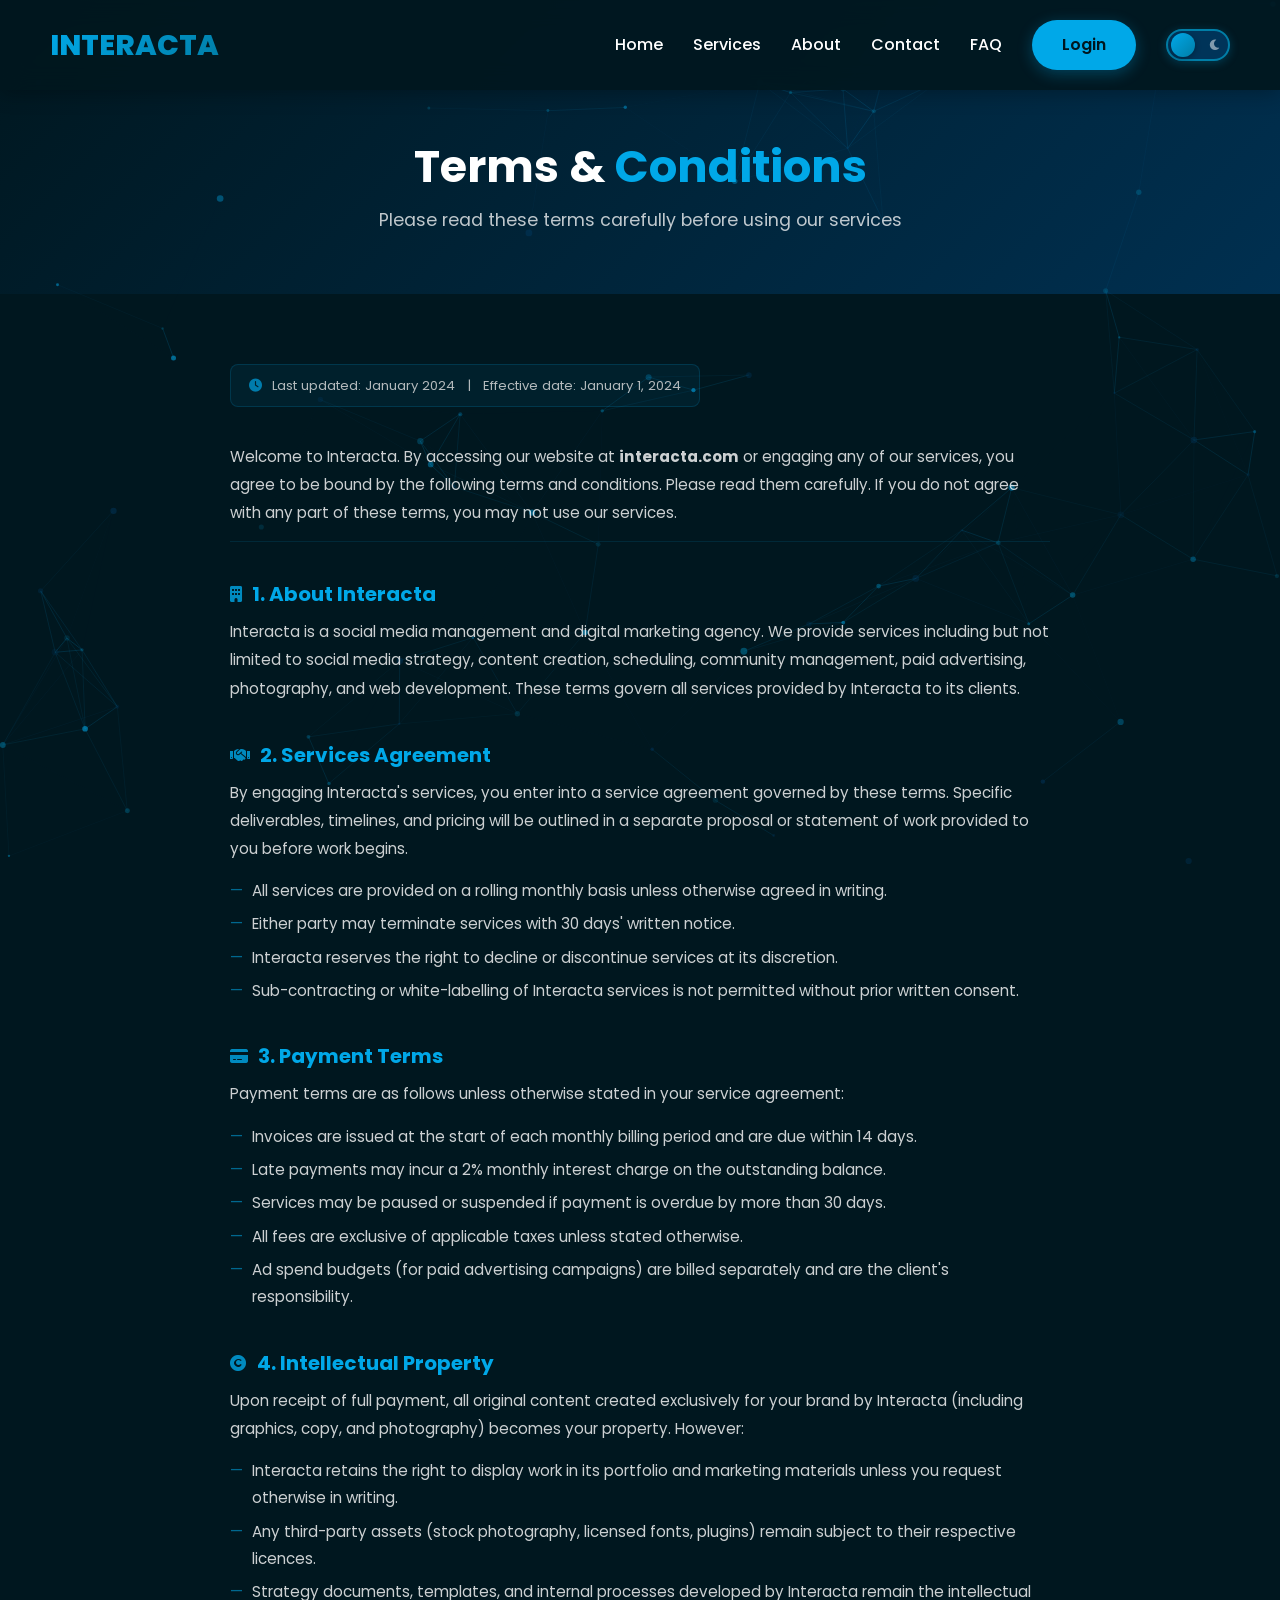
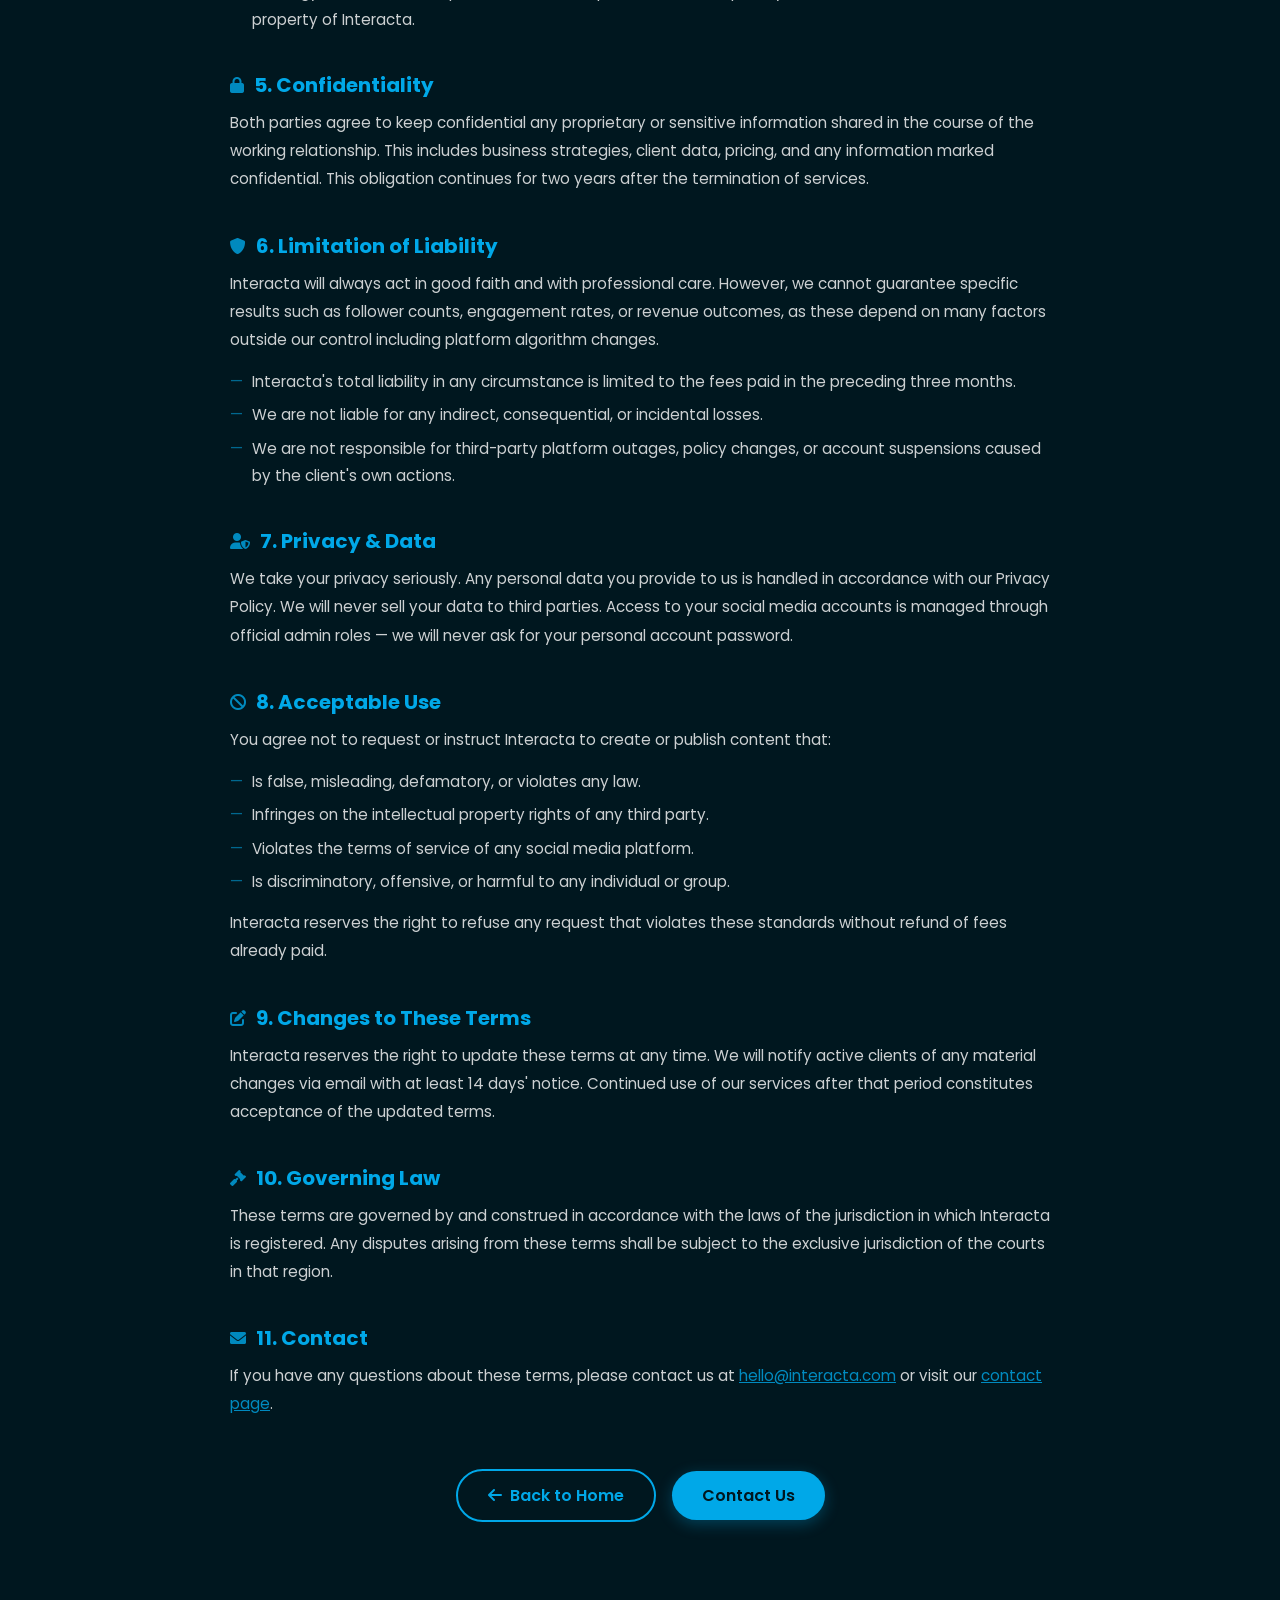
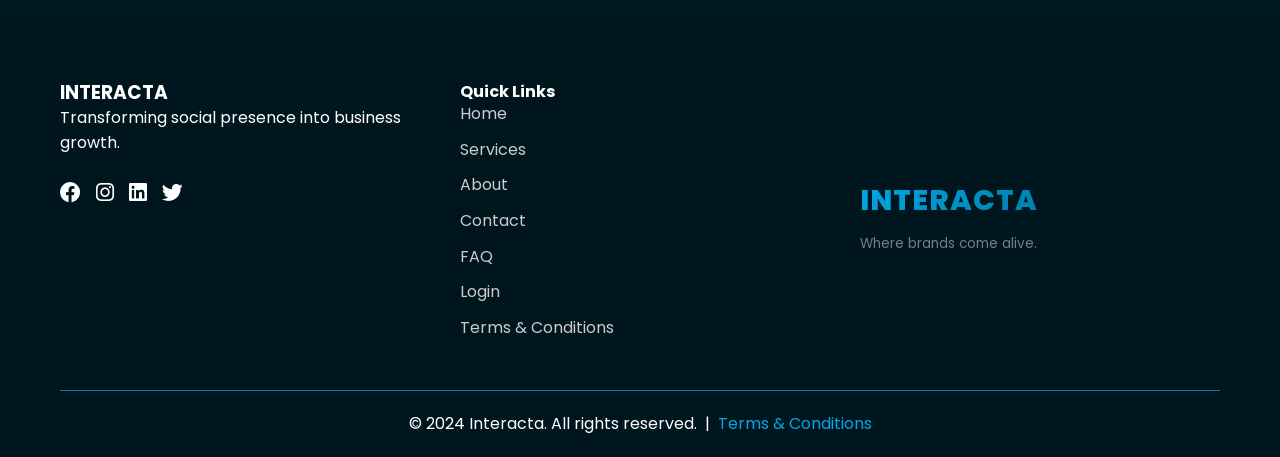
<file: terms.html>
<!DOCTYPE html>
<html lang="en">
<head>
    <meta charset="UTF-8">
    <meta name="viewport" content="width=device-width, initial-scale=1.0">
    <title>Terms & Conditions | Interacta</title>
    <link rel="stylesheet" href="css/style.css">
    <link rel="stylesheet" href="css/responsive.css">
    <link rel="stylesheet" href="https://cdnjs.cloudflare.com/ajax/libs/font-awesome/6.0.0-beta3/css/all.min.css">
    <link href="https://fonts.googleapis.com/css2?family=Poppins:wght@300;400;500;600;700;800&display=swap" rel="stylesheet">
    <style>
        .terms-section {
            padding: 70px 0 100px;
        }
        .terms-body {
            max-width: 820px;
            margin: 0 auto;
        }
        .terms-body h2 {
            font-size: 1.25rem;
            color: #00A8E8;
            margin: 40px 0 12px;
            display: flex;
            align-items: center;
            gap: 10px;
        }
        .terms-body h2 i {
            font-size: 1rem;
            opacity: 0.8;
        }
        .terms-body p {
            font-size: 0.95rem;
            line-height: 1.85;
            opacity: 0.8;
            margin-bottom: 14px;
        }
        .terms-body ul {
            list-style: none;
            padding: 0;
            margin-bottom: 14px;
        }
        .terms-body ul li {
            font-size: 0.95rem;
            line-height: 1.8;
            opacity: 0.8;
            padding-left: 22px;
            position: relative;
            margin-bottom: 6px;
        }
        .terms-body ul li::before {
            content: '—';
            position: absolute;
            left: 0;
            color: #00A8E8;
            opacity: 0.7;
        }
        .terms-meta {
            display: inline-block;
            background: rgba(0,168,232,0.1);
            border: 1px solid rgba(0,168,232,0.25);
            border-radius: 8px;
            padding: 10px 18px;
            font-size: 0.82rem;
            opacity: 0.7;
            margin-bottom: 36px;
        }
        .terms-divider {
            border: none;
            border-top: 1px solid rgba(0,168,232,0.12);
            margin: 10px 0 0;
        }
        body.light-mode .terms-body p,
        body.light-mode .terms-body ul li {
            color: #00171F;
        }
        body.light-mode .terms-meta {
            background: rgba(0,168,232,0.06);
        }
    </style>
</head>
<body>

    <canvas id="bgCanvas"></canvas>

    <header class="header">
        <nav class="navbar">
            <div class="logo"><h1>INTERACTA</h1></div>
            <ul class="nav-menu">
                <li><a href="index.html" class="nav-link">Home</a></li>
                <li><a href="index.html#services" class="nav-link">Services</a></li>
                <li><a href="index.html#about" class="nav-link">About</a></li>
                <li><a href="index.html#contact" class="nav-link">Contact</a></li>
                <li><a href="faq.html" class="nav-link">FAQ</a></li>
                <li><a href="login.html" class="btn btn-primary nav-btn">Login</a></li>
                <li>
                    <div class="theme-toggle-wrap" id="themeToggle" title="Toggle light/dark mode">
                        <div class="toggle-track">
                            <span class="toggle-icon toggle-sun"><i class="fas fa-sun"></i></span>
                            <span class="toggle-icon toggle-moon"><i class="fas fa-moon"></i></span>
                            <div class="toggle-thumb"></div>
                        </div>
                    </div>
                </li>
            </ul>
            <div class="hamburger">
                <span class="bar"></span><span class="bar"></span><span class="bar"></span>
            </div>
        </nav>
    </header>

    <!-- Page Hero -->
    <div class="page-hero">
        <div class="container">
            <h1>Terms & <span class="highlight">Conditions</span></h1>
            <p>Please read these terms carefully before using our services</p>
        </div>
    </div>

    <section class="terms-section">
        <div class="container">
            <div class="terms-body">

                <div class="terms-meta">
                    <i class="fas fa-clock" style="color:#00A8E8;margin-right:6px;"></i> Last updated: January 2024 &nbsp;&nbsp;|&nbsp;&nbsp; Effective date: January 1, 2024
                </div>

                <p>Welcome to Interacta. By accessing our website at <strong>interacta.com</strong> or engaging any of our services, you agree to be bound by the following terms and conditions. Please read them carefully. If you do not agree with any part of these terms, you may not use our services.</p>

                <hr class="terms-divider"/>

                <h2><i class="fas fa-building"></i> 1. About Interacta</h2>
                <p>Interacta is a social media management and digital marketing agency. We provide services including but not limited to social media strategy, content creation, scheduling, community management, paid advertising, photography, and web development. These terms govern all services provided by Interacta to its clients.</p>

                <h2><i class="fas fa-handshake"></i> 2. Services Agreement</h2>
                <p>By engaging Interacta's services, you enter into a service agreement governed by these terms. Specific deliverables, timelines, and pricing will be outlined in a separate proposal or statement of work provided to you before work begins.</p>
                <ul>
                    <li>All services are provided on a rolling monthly basis unless otherwise agreed in writing.</li>
                    <li>Either party may terminate services with 30 days' written notice.</li>
                    <li>Interacta reserves the right to decline or discontinue services at its discretion.</li>
                    <li>Sub-contracting or white-labelling of Interacta services is not permitted without prior written consent.</li>
                </ul>

                <h2><i class="fas fa-credit-card"></i> 3. Payment Terms</h2>
                <p>Payment terms are as follows unless otherwise stated in your service agreement:</p>
                <ul>
                    <li>Invoices are issued at the start of each monthly billing period and are due within 14 days.</li>
                    <li>Late payments may incur a 2% monthly interest charge on the outstanding balance.</li>
                    <li>Services may be paused or suspended if payment is overdue by more than 30 days.</li>
                    <li>All fees are exclusive of applicable taxes unless stated otherwise.</li>
                    <li>Ad spend budgets (for paid advertising campaigns) are billed separately and are the client's responsibility.</li>
                </ul>

                <h2><i class="fas fa-copyright"></i> 4. Intellectual Property</h2>
                <p>Upon receipt of full payment, all original content created exclusively for your brand by Interacta (including graphics, copy, and photography) becomes your property. However:</p>
                <ul>
                    <li>Interacta retains the right to display work in its portfolio and marketing materials unless you request otherwise in writing.</li>
                    <li>Any third-party assets (stock photography, licensed fonts, plugins) remain subject to their respective licences.</li>
                    <li>Strategy documents, templates, and internal processes developed by Interacta remain the intellectual property of Interacta.</li>
                </ul>

                <h2><i class="fas fa-lock"></i> 5. Confidentiality</h2>
                <p>Both parties agree to keep confidential any proprietary or sensitive information shared in the course of the working relationship. This includes business strategies, client data, pricing, and any information marked confidential. This obligation continues for two years after the termination of services.</p>

                <h2><i class="fas fa-shield-alt"></i> 6. Limitation of Liability</h2>
                <p>Interacta will always act in good faith and with professional care. However, we cannot guarantee specific results such as follower counts, engagement rates, or revenue outcomes, as these depend on many factors outside our control including platform algorithm changes.</p>
                <ul>
                    <li>Interacta's total liability in any circumstance is limited to the fees paid in the preceding three months.</li>
                    <li>We are not liable for any indirect, consequential, or incidental losses.</li>
                    <li>We are not responsible for third-party platform outages, policy changes, or account suspensions caused by the client's own actions.</li>
                </ul>

                <h2><i class="fas fa-user-shield"></i> 7. Privacy & Data</h2>
                <p>We take your privacy seriously. Any personal data you provide to us is handled in accordance with our Privacy Policy. We will never sell your data to third parties. Access to your social media accounts is managed through official admin roles — we will never ask for your personal account password.</p>

                <h2><i class="fas fa-ban"></i> 8. Acceptable Use</h2>
                <p>You agree not to request or instruct Interacta to create or publish content that:</p>
                <ul>
                    <li>Is false, misleading, defamatory, or violates any law.</li>
                    <li>Infringes on the intellectual property rights of any third party.</li>
                    <li>Violates the terms of service of any social media platform.</li>
                    <li>Is discriminatory, offensive, or harmful to any individual or group.</li>
                </ul>
                <p>Interacta reserves the right to refuse any request that violates these standards without refund of fees already paid.</p>

                <h2><i class="fas fa-edit"></i> 9. Changes to These Terms</h2>
                <p>Interacta reserves the right to update these terms at any time. We will notify active clients of any material changes via email with at least 14 days' notice. Continued use of our services after that period constitutes acceptance of the updated terms.</p>

                <h2><i class="fas fa-gavel"></i> 10. Governing Law</h2>
                <p>These terms are governed by and construed in accordance with the laws of the jurisdiction in which Interacta is registered. Any disputes arising from these terms shall be subject to the exclusive jurisdiction of the courts in that region.</p>

                <h2><i class="fas fa-envelope"></i> 11. Contact</h2>
                <p>If you have any questions about these terms, please contact us at <a href="mailto:hello@interacta.com" style="color:#00A8E8;">hello@interacta.com</a> or visit our <a href="index.html#contact" style="color:#00A8E8;">contact page</a>.</p>

                <div style="margin-top:50px;text-align:center;">
                    <a href="index.html" class="btn btn-outline" style="margin-right:12px;"><i class="fas fa-arrow-left" style="margin-right:8px;"></i>Back to Home</a>
                    <a href="index.html#contact" class="btn btn-primary">Contact Us</a>
                </div>

            </div>
        </div>
    </section>

    <!-- Footer -->
    <footer class="footer">
        <div class="container">
            <div class="footer-content">
                <div class="footer-section">
                    <h3>INTERACTA</h3>
                    <p>Transforming social presence into business growth.</p>
                    <div class="social-links">
                        <a href="#"><i class="fab fa-facebook"></i></a>
                        <a href="#"><i class="fab fa-instagram"></i></a>
                        <a href="#"><i class="fab fa-linkedin"></i></a>
                        <a href="#"><i class="fab fa-twitter"></i></a>
                    </div>
                </div>
                <div class="footer-section">
                    <h4>Quick Links</h4>
                    <ul>
                        <li><a href="index.html">Home</a></li>
                        <li><a href="index.html#services">Services</a></li>
                        <li><a href="index.html#about">About</a></li>
                        <li><a href="index.html#contact">Contact</a></li>
                        <li><a href="faq.html">FAQ</a></li>
                        <li><a href="login.html">Login</a></li>
                        <li><a href="terms.html">Terms & Conditions</a></li>
                    </ul>
                </div>
                <div class="footer-section footer-logo-section">
                    <div class="footer-brand-logo">INTERACTA</div>
                    <p class="footer-logo-tag">Where brands come alive.</p>
                </div>
            </div>
            <div class="footer-bottom">
                <p>&copy; 2024 Interacta. All rights reserved. &nbsp;|&nbsp; <a href="terms.html" style="color:#00A8E8;text-decoration:none;">Terms & Conditions</a></p>
            </div>
        </div>
    </footer>

    <script src="js/main.js"></script>
    <script src="js/animations.js"></script>
    <script src="js/background.js"></script>
</body>
</html>
</file>
<file: css/style.css>
/* ============================================
   INTERACTA - Main Styles with Working Dark Mode
   ============================================ */

* {
    margin: 0;
    padding: 0;
    box-sizing: border-box;
}

html {
    scroll-behavior: smooth;
}

body {
    font-family: 'Poppins', sans-serif;
    background-color: #00171F;
    color: #FFFFFF;
    line-height: 1.6;
    overflow-x: hidden;
    transition: background-color 0.4s ease, color 0.4s ease;
}

body.light-mode {
    background-color: #FFFFFF;
    color: #00171F;
}

/* ============================================
   ANIMATED BACKGROUND CANVAS
   ============================================ */
#bgCanvas {
    position: fixed;
    top: 0;
    left: 0;
    width: 100%;
    height: 100%;
    z-index: 0;
    pointer-events: none;
}

/* All content sits above the canvas */
.header, section, footer {
    position: relative;
    z-index: 1;
}

.container {
    max-width: 1200px;
    margin: 0 auto;
    padding: 0 20px;
}

/* Typography */
h1, h2, h3, h4, h5, h6 {
    font-weight: 700;
    line-height: 1.2;
}

.highlight {
    color: #00A8E8;
}

/* Section Styles */
section {
    padding: 80px 0;
}

.section-header {
    text-align: center;
    margin-bottom: 50px;
}

.section-header h2 {
    font-size: 2.5rem;
    margin-bottom: 15px;
}

.section-header p {
    opacity: 0.8;
    font-size: 1.1rem;
}

.left-align {
    text-align: left;
}

/* Buttons */
.btn {
    display: inline-block;
    padding: 12px 30px;
    border-radius: 50px;
    text-decoration: none;
    font-weight: 600;
    transition: all 0.3s ease;
    cursor: pointer;
    border: none;
    font-size: 1rem;
}

.btn-primary {
    background: #00A8E8;
    color: #00171F;
    box-shadow: 0 4px 15px rgba(0,168,232,0.3);
}

.btn-primary:hover {
    background: #007EA7;
    color: #FFFFFF;
    transform: translateY(-3px);
}

.btn-outline {
    background: transparent;
    color: #00A8E8;
    border: 2px solid #00A8E8;
}

.btn-outline:hover {
    background: #007EA7;
    color: #FFFFFF;
    transform: translateY(-3px);
}

/* ============================================
   HEADER / NAVIGATION
   ============================================ */
.header {
    position: fixed;
    top: 0;
    width: 100%;
    background: rgba(0, 23, 31, 0.92);
    backdrop-filter: blur(12px);
    -webkit-backdrop-filter: blur(12px);
    box-shadow: 0 2px 20px rgba(0,0,0,0.3);
    z-index: 1000;
    transition: all 0.3s ease;
}

body.light-mode .header {
    background: rgba(255, 255, 255, 0.92);
    box-shadow: 0 2px 20px rgba(0,0,0,0.08);
}

.navbar {
    display: flex;
    justify-content: space-between;
    align-items: center;
    padding: 20px 50px;
    max-width: 1400px;
    margin: 0 auto;
}

.logo h1 {
    font-size: 1.8rem;
    font-weight: 800;
    background: linear-gradient(135deg, #00A8E8, #007EA7);
    -webkit-background-clip: text;
    background-clip: text;
    color: transparent;
}

.nav-menu {
    display: flex;
    list-style: none;
    gap: 30px;
    align-items: center;
}

.nav-link {
    text-decoration: none;
    color: #FFFFFF;
    font-weight: 500;
    transition: all 0.3s ease;
}

body.light-mode .nav-link {
    color: #00171F;
}

.nav-link:hover, .nav-link.active {
    color: #00A8E8;
}

.hamburger {
    display: none;
    flex-direction: column;
    cursor: pointer;
}

.bar {
    width: 25px;
    height: 3px;
    background: #FFFFFF;
    margin: 3px 0;
    transition: all 0.3s ease;
}

body.light-mode .bar {
    background: #00171F;
}

/* ============================================
   NEW THEME TOGGLE — PILL SWITCH
   ============================================ */
.theme-toggle-wrap {
    cursor: pointer;
    display: flex;
    align-items: center;
    user-select: none;
}

.toggle-track {
    position: relative;
    width: 64px;
    height: 32px;
    background: #003459;
    border-radius: 999px;
    border: 2px solid #007EA7;
    display: flex;
    align-items: center;
    justify-content: space-between;
    padding: 0 7px;
    transition: background 0.4s ease, border-color 0.4s ease;
    box-shadow: 0 2px 10px rgba(0,168,232,0.25);
}

body.light-mode .toggle-track {
    background: #e8f4fb;
    border-color: #00A8E8;
}

.toggle-thumb {
    position: absolute;
    left: 3px;
    top: 50%;
    transform: translateY(-50%);
    width: 24px;
    height: 24px;
    background: linear-gradient(135deg, #00A8E8, #007EA7);
    border-radius: 50%;
    transition: left 0.35s cubic-bezier(0.34, 1.56, 0.64, 1);
    box-shadow: 0 2px 6px rgba(0,0,0,0.3);
    z-index: 2;
}

body.light-mode .toggle-thumb {
    left: calc(100% - 27px);
}

.toggle-icon {
    font-size: 0.75rem;
    line-height: 1;
    z-index: 1;
    transition: opacity 0.3s ease;
}

.toggle-sun {
    color: #00A8E8;
    opacity: 1;
}

.toggle-moon {
    color: #FFFFFF;
    opacity: 0.5;
}

body.light-mode .toggle-sun {
    color: #007EA7;
    opacity: 0.5;
}

body.light-mode .toggle-moon {
    color: #003459;
    opacity: 1;
}

/* ============================================
   HERO SECTION
   ============================================ */
.hero {
    background: linear-gradient(135deg, rgba(0,23,31,0.85) 0%, rgba(0,52,89,0.85) 100%);
    padding-top: 120px;
    min-height: 100vh;
    display: flex;
    align-items: center;
}

body.light-mode .hero {
    background: linear-gradient(135deg, rgba(255,255,255,0.85) 0%, rgba(245,247,250,0.85) 100%);
}

.hero-container {
    max-width: 1200px;
    margin: 0 auto;
    padding: 0 20px;
}

.hero-content {
    text-align: center;
    margin-bottom: 60px;
}

.hero-badge {
    display: inline-block;
    background: #00A8E8;
    color: #00171F;
    padding: 8px 20px;
    border-radius: 50px;
    font-size: 0.9rem;
    font-weight: 600;
    margin-bottom: 20px;
}

.hero-content h1 {
    font-size: 3.5rem;
    margin-bottom: 20px;
}

.hero-content p {
    font-size: 1.2rem;
    opacity: 0.9;
    max-width: 600px;
    margin: 0 auto 30px;
}

.hero-buttons {
    display: flex;
    gap: 20px;
    justify-content: center;
}

.hero-stats {
    display: flex;
    justify-content: center;
    gap: 60px;
    margin-top: 40px;
}

.stat-card {
    text-align: center;
}

.stat-card h3 {
    font-size: 2.5rem;
    color: #00A8E8;
    font-weight: 800;
}

/* ============================================
   SERVICES SECTION
   ============================================ */
.services {
    background: rgba(0, 52, 89, 0.7);
    padding: 80px 0;
    backdrop-filter: blur(2px);
}

body.light-mode .services {
    background: rgba(245, 247, 250, 0.85);
}

.services-grid {
    display: grid;
    grid-template-columns: repeat(auto-fit, minmax(350px, 1fr));
    gap: 30px;
}

.service-card {
    background: rgba(0, 77, 107, 0.8);
    padding: 40px 30px;
    border-radius: 20px;
    text-align: center;
    transition: all 0.3s ease;
    box-shadow: 0 10px 30px rgba(0,0,0,0.2);
    backdrop-filter: blur(4px);
}

body.light-mode .service-card {
    background: rgba(255, 255, 255, 0.9);
    box-shadow: 0 10px 30px rgba(0,0,0,0.08);
}

.service-card:hover {
    transform: translateY(-10px);
}

.service-icon {
    width: 80px;
    height: 80px;
    background: linear-gradient(135deg, #007EA7, #00A8E8);
    border-radius: 50%;
    display: flex;
    align-items: center;
    justify-content: center;
    margin: 0 auto 25px;
}

.service-icon i {
    font-size: 2.5rem;
    color: #FFFFFF;
}

.service-card h3 {
    font-size: 1.5rem;
    margin-bottom: 15px;
}

/* ============================================
   ABOUT SECTION
   ============================================ */
.about-wrapper {
    display: grid;
    grid-template-columns: 1fr 1fr;
    gap: 50px;
    align-items: center;
}

.features-list {
    margin: 30px 0;
}

.feature {
    display: flex;
    align-items: center;
    gap: 12px;
    margin-bottom: 15px;
}

.feature i {
    color: #00A8E8;
    font-size: 1.2rem;
}

.about-stats {
    display: grid;
    grid-template-columns: repeat(3, 1fr);
    gap: 20px;
}

.stat-box {
    background: rgba(0, 52, 89, 0.8);
    padding: 30px;
    border-radius: 15px;
    text-align: center;
    transition: all 0.3s ease;
    backdrop-filter: blur(4px);
}

body.light-mode .stat-box {
    background: rgba(245, 247, 250, 0.9);
}

.stat-box:hover {
    transform: scale(1.05);
    background: #00A8E8;
    color: #00171F;
}

.stat-box h3 {
    font-size: 2rem;
    margin-bottom: 10px;
}

/* ============================================
   CONTACT SECTION
   ============================================ */
.contact {
    background: rgba(0, 52, 89, 0.7);
    padding: 80px 0;
    backdrop-filter: blur(2px);
}

body.light-mode .contact {
    background: rgba(245, 247, 250, 0.85);
}

.contact-wrapper {
    display: grid;
    grid-template-columns: 1fr 1fr;
    gap: 50px;
}

.form-group {
    margin-bottom: 20px;
}

.form-group input, .form-group textarea {
    width: 100%;
    padding: 15px;
    border: 2px solid #00A8E8;
    border-radius: 10px;
    font-family: inherit;
    font-size: 0.95rem;
    background: rgba(0,168,232,0.08);
    color: #FFFFFF;
    transition: all 0.3s ease;
    outline: none;
}

body.light-mode .form-group input,
body.light-mode .form-group textarea {
    background: rgba(0,168,232,0.06);
    color: #00171F;
    border-color: #00A8E8;
}

.form-group input::placeholder,
.form-group textarea::placeholder {
    color: rgba(255,255,255,0.5);
}

body.light-mode .form-group input::placeholder,
body.light-mode .form-group textarea::placeholder {
    color: rgba(0,23,31,0.45);
}

.form-group input:focus, .form-group textarea:focus {
    border-color: #00A8E8;
    background: rgba(0,168,232,0.14);
    box-shadow: 0 0 0 4px rgba(0,168,232,0.18);
}

.contact-info {
    display: flex;
    flex-direction: column;
    gap: 20px;
}


/* ============================================
   FOOTER
   ============================================ */
.footer {
    background: rgba(0, 23, 31, 0.95);
    color: #FFFFFF;
    padding: 60px 0 20px;
    position: relative;
    z-index: 1;
}

.footer-content {
    display: grid;
    grid-template-columns: repeat(auto-fit, minmax(250px, 1fr));
    gap: 40px;
    margin-bottom: 40px;
}

.social-links {
    display: flex;
    gap: 15px;
    margin-top: 20px;
}

.social-links a {
    color: #FFFFFF;
    font-size: 1.3rem;
    transition: all 0.3s ease;
}

.social-links a:hover {
    color: #00A8E8;
}

.footer-section ul {
    list-style: none;
}

.footer-section ul li {
    margin-bottom: 10px;
}

.footer-section ul li a {
    color: #ccc;
    text-decoration: none;
    transition: all 0.3s ease;
}

.footer-section ul li a:hover {
    color: #00A8E8;
}

.footer-section form {
    display: flex;
    gap: 10px;
}

.footer-section input {
    flex: 1;
    padding: 10px;
    border: none;
    border-radius: 5px;
    background: #003459;
    color: #FFFFFF;
}

.footer-section button {
    background: #00A8E8;
    border: none;
    padding: 10px 15px;
    border-radius: 5px;
    cursor: pointer;
    color: #00171F;
}

.footer-bottom {
    text-align: center;
    padding-top: 20px;
    border-top: 1px solid #007EA7;
}

/* ============================================
   ANIMATIONS
   ============================================ */
@keyframes fadeInUp {
    from { opacity: 0; transform: translateY(30px); }
    to   { opacity: 1; transform: translateY(0); }
}

.service-card, .portfolio-item, .stat-box {
    animation: fadeInUp 0.6s ease forwards;
    opacity: 0;
}

.service-card:nth-child(1) { animation-delay: 0.1s; }
.service-card:nth-child(2) { animation-delay: 0.2s; }
.service-card:nth-child(3) { animation-delay: 0.3s; }
.service-card:nth-child(4) { animation-delay: 0.4s; }
.service-card:nth-child(5) { animation-delay: 0.5s; }
.service-card:nth-child(6) { animation-delay: 0.6s; }

/* ============================================
   PORTFOLIO SECTION
   ============================================ */
.portfolio-filters {
    display: flex;
    justify-content: center;
    gap: 15px;
    margin-bottom: 40px;
}

.filter-btn {
    padding: 10px 25px;
    border: none;
    background: #003459;
    color: #FFFFFF;
    border-radius: 50px;
    cursor: pointer;
    transition: all 0.3s ease;
    font-weight: 500;
}

body.light-mode .filter-btn {
    background: #f5f7fa;
    color: #00171F;
}

.filter-btn.active, .filter-btn:hover {
    background: #00A8E8;
    color: #00171F;
}

.portfolio-grid {
    display: grid;
    grid-template-columns: repeat(auto-fit, minmax(280px, 1fr));
    gap: 30px;
}

.portfolio-item {
    position: relative;
    height: 300px;
    border-radius: 15px;
    overflow: hidden;
    cursor: pointer;
}

.portfolio-image {
    width: 100%;
    height: 100%;
    background: linear-gradient(135deg, #003459, #007EA7);
    display: flex;
    align-items: center;
    justify-content: center;
}

.portfolio-image i {
    font-size: 4rem;
    color: #FFFFFF;
}

.portfolio-overlay {
    position: absolute;
    bottom: -100%;
    left: 0;
    right: 0;
    background: rgba(0,52,89,0.95);
    color: #FFFFFF;
    padding: 20px;
    transition: all 0.3s ease;
    text-align: center;
}

.portfolio-item:hover .portfolio-overlay {
    bottom: 0;
}

/* ============================================
   RESPONSIVE
   ============================================ */
@media (max-width: 768px) {
    .hamburger { display: flex; }

    .nav-menu {
        position: fixed;
        left: -100%;
        top: 80px;
        flex-direction: column;
        background: rgba(0, 23, 31, 0.97);
        width: 100%;
        text-align: center;
        transition: 0.3s;
        padding: 30px 0;
        gap: 20px;
    }

    body.light-mode .nav-menu {
        background: rgba(255, 255, 255, 0.97);
    }

    .nav-menu.active { left: 0; }

    .hero-content h1 { font-size: 2rem; }
    .hero-buttons { flex-direction: column; align-items: center; }
    .hero-stats { flex-direction: column; gap: 30px; }
    .about-wrapper, .contact-wrapper { grid-template-columns: 1fr; }
    .services-grid { grid-template-columns: 1fr; }
    .navbar { padding: 15px 25px; }
    .about-stats { grid-template-columns: 1fr; }
    .section-header h2 { font-size: 2rem; }
    .portfolio-filters { flex-wrap: wrap; }
}



/* ============================================
   ABOUT PLATFORMS — simple list visual
   ============================================ */
.about-visual {
    display: flex;
    align-items: center;
    justify-content: center;
}

.about-platforms {
    display: flex;
    flex-direction: column;
    gap: 12px;
    width: 100%;
    max-width: 380px;
}

.ap-card {
    display: flex;
    align-items: center;
    gap: 16px;
    background: rgba(0,52,89,0.45);
    border: 1px solid rgba(0,168,232,0.12);
    border-radius: 14px;
    padding: 14px 18px;
    transition: border-color 0.3s ease, background 0.3s ease, transform 0.3s ease;
    cursor: default;
}

body.light-mode .ap-card {
    background: rgba(255,255,255,0.65);
    border-color: rgba(0,168,232,0.15);
    box-shadow: 0 2px 10px rgba(0,0,0,0.04);
}

.ap-card:hover {
    border-color: rgba(0,168,232,0.4);
    background: rgba(0,52,89,0.7);
    transform: translateX(5px);
}

body.light-mode .ap-card:hover {
    background: rgba(255,255,255,0.9);
    border-color: rgba(0,168,232,0.35);
}

.ap-icon {
    width: 40px;
    height: 40px;
    border-radius: 10px;
    background: linear-gradient(135deg, #00A8E8, #007EA7);
    display: flex;
    align-items: center;
    justify-content: center;
    flex-shrink: 0;
}

.ap-icon i {
    font-size: 1.1rem;
    color: #fff;
}

.ap-info {
    display: flex;
    flex-direction: column;
    gap: 2px;
    flex: 1;
}

.ap-name {
    font-size: 0.9rem;
    font-weight: 700;
    color: #FFFFFF;
}

body.light-mode .ap-name { color: #00171F; }

.ap-desc {
    font-size: 0.76rem;
    color: #00A8E8;
    opacity: 0.75;
}

.ap-dot {
    width: 7px;
    height: 7px;
    border-radius: 50%;
    background: rgba(0,168,232,0.35);
    flex-shrink: 0;
    transition: background 0.3s ease;
}

.ap-card:hover .ap-dot {
    background: #00A8E8;
}

@media (max-width: 768px) {
    .about-wrapper { grid-template-columns: 1fr; }
    .about-platforms { max-width: 100%; }
}


/* ============================================
   SHARED PAGE STYLES (faq, login, logout)
   ============================================ */
.page-hero {
    padding: 140px 0 60px;
    text-align: center;
    background: linear-gradient(135deg, rgba(0,23,31,0.85) 0%, rgba(0,52,89,0.85) 100%);
}

body.light-mode .page-hero {
    background: linear-gradient(135deg, rgba(255,255,255,0.85) 0%, rgba(245,247,250,0.85) 100%);
}

.page-hero h1 { font-size: 2.8rem; margin-bottom: 12px; }
.page-hero p  { font-size: 1.1rem; opacity: 0.75; }

/* ── FAQ ───────────────────────────────────── */
.faq-section {
    padding: 70px 0 90px;
}

.faq-grid {
    max-width: 820px;
    margin: 0 auto;
    display: flex;
    flex-direction: column;
    gap: 14px;
}

.faq-item {
    background: rgba(0,52,89,0.7);
    border: 1px solid rgba(0,168,232,0.15);
    border-radius: 14px;
    overflow: hidden;
    transition: border-color 0.3s ease;
    backdrop-filter: blur(4px);
}

body.light-mode .faq-item {
    background: rgba(255,255,255,0.9);
    border-color: rgba(0,168,232,0.2);
    box-shadow: 0 4px 20px rgba(0,0,0,0.06);
}

.faq-item.open {
    border-color: rgba(0,168,232,0.5);
}

.faq-question {
    width: 100%;
    background: none;
    border: none;
    padding: 22px 24px;
    display: flex;
    justify-content: space-between;
    align-items: center;
    cursor: pointer;
    text-align: left;
    color: inherit;
    font-family: 'Poppins', sans-serif;
    font-size: 1rem;
    font-weight: 600;
    gap: 16px;
    transition: color 0.2s;
}

.faq-question:hover { color: #00A8E8; }

.faq-icon {
    flex-shrink: 0;
    width: 28px;
    height: 28px;
    border-radius: 50%;
    background: rgba(0,168,232,0.15);
    display: flex;
    align-items: center;
    justify-content: center;
    font-size: 1rem;
    color: #00A8E8;
    transition: transform 0.3s ease, background 0.3s ease;
}

.faq-item.open .faq-icon {
    transform: rotate(45deg);
    background: #00A8E8;
    color: #00171F;
}

.faq-answer {
    max-height: 0;
    overflow: hidden;
    transition: max-height 0.4s ease, padding 0.3s ease;
    padding: 0 24px;
    font-size: 0.95rem;
    line-height: 1.7;
    opacity: 0.85;
}

.faq-item.open .faq-answer {
    max-height: 300px;
    padding: 0 24px 22px;
}

/* ── AUTH PAGES (login / logout) ───────────── */
.auth-section {
    min-height: 100vh;
    display: flex;
    align-items: center;
    justify-content: center;
    padding: 120px 20px 60px;
}

.auth-card {
    background: rgba(0,52,89,0.8);
    backdrop-filter: blur(12px);
    border: 1px solid rgba(0,168,232,0.2);
    border-radius: 24px;
    padding: 50px 44px;
    width: 100%;
    max-width: 440px;
    box-shadow: 0 30px 60px rgba(0,0,0,0.3);
}

body.light-mode .auth-card {
    background: rgba(255,255,255,0.92);
    box-shadow: 0 20px 50px rgba(0,0,0,0.1);
    border-color: rgba(0,168,232,0.25);
}

.auth-card .auth-logo {
    text-align: center;
    margin-bottom: 8px;
    font-size: 1.6rem;
    font-weight: 800;
    background: linear-gradient(135deg, #00A8E8, #007EA7);
    -webkit-background-clip: text;
    background-clip: text;
    color: transparent;
}

.auth-card h2 {
    text-align: center;
    font-size: 1.5rem;
    margin-bottom: 6px;
}

.auth-card .auth-sub {
    text-align: center;
    opacity: 0.6;
    font-size: 0.9rem;
    margin-bottom: 32px;
}

.auth-card .form-group { margin-bottom: 18px; }

.auth-card .form-group label {
    display: block;
    font-size: 0.85rem;
    font-weight: 600;
    margin-bottom: 7px;
    opacity: 0.8;
}

.auth-card .form-group input {
    width: 100%;
    padding: 13px 16px;
    border: 1px solid rgba(0,168,232,0.25);
    border-radius: 10px;
    font-family: inherit;
    font-size: 0.95rem;
    background: rgba(0,23,31,0.4);
    color: #FFFFFF;
    transition: all 0.3s ease;
}

body.light-mode .auth-card .form-group input {
    background: #f5f7fa;
    color: #00171F;
    border-color: rgba(0,168,232,0.3);
}

.auth-card .form-group input:focus {
    outline: none;
    border-color: #00A8E8;
    box-shadow: 0 0 0 3px rgba(0,168,232,0.18);
}

.auth-card .form-row {
    display: flex;
    justify-content: space-between;
    align-items: center;
    margin-bottom: 22px;
    font-size: 0.85rem;
}

.auth-card .remember {
    display: flex;
    align-items: center;
    gap: 7px;
    cursor: pointer;
    opacity: 0.75;
}

.auth-card .remember input { width: auto; margin: 0; }

.auth-card .forgot { color: #00A8E8; text-decoration: none; opacity: 0.9; }
.auth-card .forgot:hover { text-decoration: underline; }

.auth-card .btn-full {
    width: 100%;
    text-align: center;
    padding: 14px;
    font-size: 1rem;
    border-radius: 12px;
}

.auth-divider {
    text-align: center;
    margin: 22px 0;
    position: relative;
    opacity: 0.4;
    font-size: 0.85rem;
}

.auth-divider::before, .auth-divider::after {
    content: '';
    position: absolute;
    top: 50%;
    width: 38%;
    height: 1px;
    background: currentColor;
}

.auth-divider::before { left: 0; }
.auth-divider::after  { right: 0; }

.auth-footer {
    text-align: center;
    margin-top: 24px;
    font-size: 0.88rem;
    opacity: 0.7;
}

.auth-footer a { color: #00A8E8; text-decoration: none; font-weight: 600; }
.auth-footer a:hover { text-decoration: underline; }

/* logout card centred message */
.logout-icon {
    text-align: center;
    font-size: 3rem;
    margin-bottom: 16px;
    color: #00A8E8;
}


/* ============================================
   CONTACT INFO BOXES — toned down
   ============================================ */
.info-item {
    display: flex;
    align-items: center;
    gap: 20px;
    background: rgba(0,168,232,0.08);
    border: 1px solid rgba(0,168,232,0.3);
    padding: 22px 24px;
    border-radius: 16px;
    transition: transform 0.3s ease, background 0.3s ease, border-color 0.3s ease;
}

.info-item:hover {
    transform: translateY(-3px);
    background: rgba(0,168,232,0.14);
    border-color: rgba(0,168,232,0.55);
}

.info-item i {
    font-size: 1.6rem;
    color: #00A8E8;
    flex-shrink: 0;
}

.info-item h4 {
    color: #FFFFFF;
    font-size: 0.95rem;
    margin-bottom: 2px;
}

body.light-mode .info-item h4 { color: #00171F; }

.info-item p {
    color: #FFFFFF;
    opacity: 0.65;
    font-size: 0.9rem;
    margin: 0;
}

body.light-mode .info-item p { color: #00171F; opacity: 0.6; }

body.light-mode .info-item {
    background: rgba(0,168,232,0.07);
    border-color: rgba(0,168,232,0.25);
}

/* ============================================
   FOOTER BRAND LOGO — matches header style
   ============================================ */
.footer-logo-section {
    display: flex;
    flex-direction: column;
    align-items: flex-start;
    justify-content: center;
}

.footer-brand-logo {
    font-size: 1.8rem;
    font-weight: 800;
    background: linear-gradient(135deg, #00A8E8, #007EA7);
    -webkit-background-clip: text;
    background-clip: text;
    color: transparent;
    margin-bottom: 10px;
    letter-spacing: 1px;
}

.footer-logo-tag {
    font-size: 0.85rem;
    color: #FFFFFF;
    opacity: 0.45;
    margin: 0;
}

/* ============================================
   SOCIAL HUB — About section illustration
   ============================================ */
.about-visual {
    display: flex;
    align-items: center;
    justify-content: center;
}

.social-hub {
    position: relative;
    width: 420px;
    height: 420px;
    display: flex;
    align-items: center;
    justify-content: center;
    flex-shrink: 0;
}

/* Rotating rings */
.hub-ring {
    position: absolute;
    border-radius: 50%;
    border: 1px solid rgba(0,168,232,0.18);
    top: 50%; left: 50%;
    transform: translate(-50%, -50%);
}

.hub-ring-1 {
    width: 320px; height: 320px;
    border-color: rgba(0,168,232,0.20);
    animation: ringRotate 18s linear infinite;
}

.hub-ring-2 {
    width: 240px; height: 240px;
    border-color: rgba(0,168,232,0.14);
    animation: ringRotate 12s linear infinite reverse;
    border-style: dashed;
}

.hub-ring-3 {
    width: 390px; height: 390px;
    border-color: rgba(0,126,167,0.10);
    animation: ringRotate 28s linear infinite;
}

@keyframes ringRotate {
    from { transform: translate(-50%, -50%) rotate(0deg); }
    to   { transform: translate(-50%, -50%) rotate(360deg); }
}

/* Platform cards */
.platform-card {
    position: absolute;
    display: flex;
    flex-direction: column;
    align-items: center;
    gap: 5px;
    background: rgba(0,36,64,0.9);
    border: 1px solid rgba(0,168,232,0.3);
    border-radius: 14px;
    padding: 10px 14px;
    width: 78px;
    backdrop-filter: blur(8px);
    transition: transform 0.3s ease, box-shadow 0.3s ease, border-color 0.3s ease;
    animation: cardFloat 4s ease-in-out infinite;
}

body.light-mode .platform-card {
    background: rgba(255,255,255,0.92);
    border-color: rgba(0,168,232,0.35);
    box-shadow: 0 4px 16px rgba(0,0,0,0.08);
}

.platform-card:hover {
    transform: scale(1.12) !important;
    box-shadow: 0 8px 24px rgba(0,168,232,0.4);
    border-color: #00A8E8;
}

.pc-icon {
    width: 36px; height: 36px;
    background: linear-gradient(135deg, #00A8E8, #007EA7);
    border-radius: 10px;
    display: flex;
    align-items: center;
    justify-content: center;
}

.pc-icon i { color: #fff; font-size: 1.1rem; }

.platform-card span {
    font-size: 0.65rem;
    font-weight: 600;
    color: #FFFFFF;
    opacity: 0.85;
    letter-spacing: 0.3px;
}

body.light-mode .platform-card span { color: #00171F; }

/* Positions — clock-face layout */
.pc-top          { top: 10px;  left: 50%; transform: translateX(-50%); animation-delay: 0.0s; }
.pc-top-right    { top: 72px;  right: 16px; animation-delay: 0.4s; }
.pc-right        { top: 50%;   right: -4px; transform: translateY(-50%); animation-delay: 0.8s; }
.pc-bottom-right { bottom: 72px; right: 16px; animation-delay: 1.2s; }
.pc-bottom       { bottom: 10px; left: 50%; transform: translateX(-50%); animation-delay: 1.6s; }
.pc-left         { top: 50%;   left: -4px; transform: translateY(-50%); animation-delay: 2.0s; }

@keyframes cardFloat {
    0%, 100% { margin-top: 0px; }
    50%       { margin-top: -6px; }
}

/* Connector lines via pseudo — drawn with SVG overlay instead */
.social-hub::before {
    content: '';
    position: absolute;
    inset: 0;
    border-radius: 50%;
    background: radial-gradient(circle at center, rgba(0,168,232,0.07) 0%, transparent 70%);
    pointer-events: none;
}

/* Central hub */
.hub-center {
    position: absolute;
    top: 50%; left: 50%;
    transform: translate(-50%, -50%);
    width: 110px; height: 110px;
    background: rgba(0,20,30,0.95);
    border-radius: 50%;
    border: 2px solid rgba(0,168,232,0.5);
    display: flex;
    align-items: center;
    justify-content: center;
    box-shadow: 0 0 0 8px rgba(0,168,232,0.07), 0 0 30px rgba(0,168,232,0.2);
    animation: hubPulse 3s ease-in-out infinite;
    z-index: 2;
    overflow: hidden;
}

body.light-mode .hub-center {
    background: rgba(255,255,255,0.95);
    border-color: rgba(0,168,232,0.6);
}

.hub-logo {
    width: 85px;
    height: 85px;
    object-fit: contain;
    /* strip the grey background from the PNG, tint to brand cyan */
    filter: brightness(0) invert(1) sepia(1) saturate(3) hue-rotate(172deg);
}

body.light-mode .hub-logo {
    filter: brightness(0) saturate(100%) invert(40%) sepia(80%) saturate(600%) hue-rotate(172deg) brightness(90%);
}

@keyframes hubPulse {
    0%, 100% { box-shadow: 0 0 0 8px rgba(0,168,232,0.07), 0 0 30px rgba(0,168,232,0.2); }
    50%       { box-shadow: 0 0 0 14px rgba(0,168,232,0.12), 0 0 50px rgba(0,168,232,0.35); }
}

/* Responsive social hub */
@media (max-width: 900px) {
    .social-hub { width: 340px; height: 340px; }
    .hub-ring-1  { width: 260px; height: 260px; }
    .hub-ring-2  { width: 196px; height: 196px; }
    .hub-ring-3  { width: 316px; height: 316px; }
    .platform-card { width: 68px; padding: 8px 10px; }
    .pc-icon { width: 30px; height: 30px; }
    .pc-icon i { font-size: 0.95rem; }
    .hub-center { width: 90px; height: 90px; }
    .hub-logo { width: 70px; height: 70px; }
}

@media (max-width: 768px) {
    .about-wrapper { grid-template-columns: 1fr; }
    .social-hub { width: 300px; height: 300px; margin: 0 auto; }
}

@media (max-width: 480px) {
    .auth-card { padding: 36px 24px; }
    .page-hero h1 { font-size: 2rem; }
}
</file>
<file: css/responsive.css>
/* INTERACTA - Responsive Styles */
 
/* Tablet 1024px */
@media (max-width: 1024px) {
    .navbar { padding: 18px 30px; }
    .hero-content h1 { font-size: 2.8rem; }
    .services-grid { grid-template-columns: repeat(2, 1fr); }
    .social-hub { width: 360px; height: 360px; }
}
 
/* Mobile 768px */
@media (max-width: 768px) {
 
    .navbar { padding: 15px 20px; }
 
    .hamburger {
        display: flex;
        z-index: 1100;
    }
 
    .hamburger.active .bar:nth-child(1) { transform: translateY(9px) rotate(45deg); }
    .hamburger.active .bar:nth-child(2) { opacity: 0; transform: scaleX(0); }
    .hamburger.active .bar:nth-child(3) { transform: translateY(-9px) rotate(-45deg); }
 
    .nav-menu {
        position: fixed;
        top: 0;
        left: 0;
        width: 100%;
        height: 100vh;
        flex-direction: column;
        justify-content: center;
        align-items: center;
        background: rgba(0, 23, 31, 0.98);
        backdrop-filter: blur(16px);
        -webkit-backdrop-filter: blur(16px);
        gap: 28px;
        padding: 80px 20px 40px;
        transform: translateX(100%);
        transition: transform 0.35s ease;
        z-index: 1000;
        list-style: none;
    }
 
    body.light-mode .nav-menu {
        background: rgba(255, 255, 255, 0.98);
    }
 
    .nav-menu.active {
        transform: translateX(0);
    }
 
    .nav-link { font-size: 1.2rem; }
 
    .hero { padding-top: 100px; min-height: auto; padding-bottom: 60px; }
    .hero-content h1 { font-size: 2rem; }
    .hero-content p { font-size: 1rem; }
 
    .hero-buttons {
        flex-direction: column;
        align-items: center;
        gap: 12px;
    }
 
    .hero-buttons .btn {
        width: 100%;
        max-width: 280px;
        text-align: center;
    }
 
    .hero-stats {
        flex-direction: row;
        flex-wrap: wrap;
        justify-content: center;
        gap: 24px;
        margin-top: 36px;
    }
 
    .stat-card h3 { font-size: 2rem; }
 
    section { padding: 60px 0; }
    .section-header h2 { font-size: 1.9rem; }
    .section-header p { font-size: 0.95rem; }
 
    .services-grid { grid-template-columns: 1fr; gap: 20px; }
    .service-card { padding: 30px 24px; }
 
    .about-wrapper { grid-template-columns: 1fr; gap: 40px; }
    .about-visual { order: -1; }
 
    .social-hub { width: 280px; height: 280px; margin: 0 auto; }
    .hub-ring-1 { width: 220px; height: 220px; }
    .hub-ring-2 { width: 168px; height: 168px; }
    .hub-ring-3 { width: 274px; height: 274px; }
    .hub-center { width: 84px; height: 84px; }
    .hub-wordmark { font-size: 0.72rem; letter-spacing: 1.5px; }
 
    .platform-card { width: 60px; padding: 7px 8px; border-radius: 10px; }
    .platform-card span { display: none; }
    .pc-icon { width: 28px; height: 28px; border-radius: 7px; }
    .pc-icon i { font-size: 0.85rem; }
    .pc-top { top: 2px; }
    .pc-top-right { top: 50px; right: 4px; }
    .pc-right { right: -8px; }
    .pc-bottom-right { bottom: 50px; right: 4px; }
    .pc-bottom { bottom: 2px; }
    .pc-left { left: -8px; }
 
    .about-platforms { max-width: 100%; }
 
    .contact-wrapper { grid-template-columns: 1fr; gap: 36px; }
 
    .footer-content { grid-template-columns: 1fr; gap: 32px; text-align: center; }
    .footer-section { align-items: center; display: flex; flex-direction: column; }
    .social-links { justify-content: center; }
    .footer-logo-section { align-items: center; }
    .footer-brand-logo { text-align: center; }
    .footer-bottom p { font-size: 0.8rem; }
 
    .faq-question { font-size: 0.92rem; padding: 18px 16px; }
    .faq-answer { padding: 0 16px; font-size: 0.88rem; }
    .faq-item.open .faq-answer { padding: 0 16px 18px; }
 
    .auth-card { padding: 36px 24px; margin: 0 12px; }
 
    .page-hero { padding: 120px 20px 50px; }
    .page-hero h1 { font-size: 2rem; }
}
 
/* Small phones 480px */
@media (max-width: 480px) {
 
    .navbar { padding: 14px 16px; }
    .logo h1 { font-size: 1.4rem; }
    .hero-content h1 { font-size: 1.7rem; }
    .hero-badge { font-size: 0.78rem; padding: 6px 14px; }
    .hero-stats { gap: 16px; }
    .stat-card h3 { font-size: 1.7rem; }
    .btn { padding: 11px 22px; font-size: 0.9rem; }
    section { padding: 50px 0; }
    .container { padding: 0 16px; }
    .section-header h2 { font-size: 1.65rem; }
    .service-card { padding: 26px 20px; }
    .service-icon { width: 64px; height: 64px; }
    .service-icon i { font-size: 2rem; }
 
    .social-hub { width: 240px; height: 240px; }
    .hub-ring-1 { width: 188px; height: 188px; }
    .hub-ring-2 { width: 144px; height: 144px; }
    .hub-ring-3 { width: 234px; height: 234px; }
    .hub-center { width: 72px; height: 72px; }
    .hub-wordmark { font-size: 0.62rem; }
    .platform-card { width: 50px; padding: 6px; }
    .pc-icon { width: 24px; height: 24px; }
    .pc-icon i { font-size: 0.75rem; }
 
    .info-item { padding: 16px; gap: 14px; }
    .info-item i { font-size: 1.3rem; }
    .auth-card { padding: 30px 18px; }
    .footer-content { gap: 28px; }
    .footer-bottom p { font-size: 0.75rem; line-height: 1.8; }
    .page-hero h1 { font-size: 1.7rem; }
}
 
/* Very small phones 360px */
@media (max-width: 360px) {
    .hero-content h1 { font-size: 1.5rem; }
    .section-header h2 { font-size: 1.4rem; }
    .social-hub { width: 210px; height: 210px; }
    .hub-ring-1 { width: 164px; height: 164px; }
    .hub-ring-2 { width: 126px; height: 126px; }
    .hub-ring-3 { width: 204px; height: 204px; }
}
</file>
